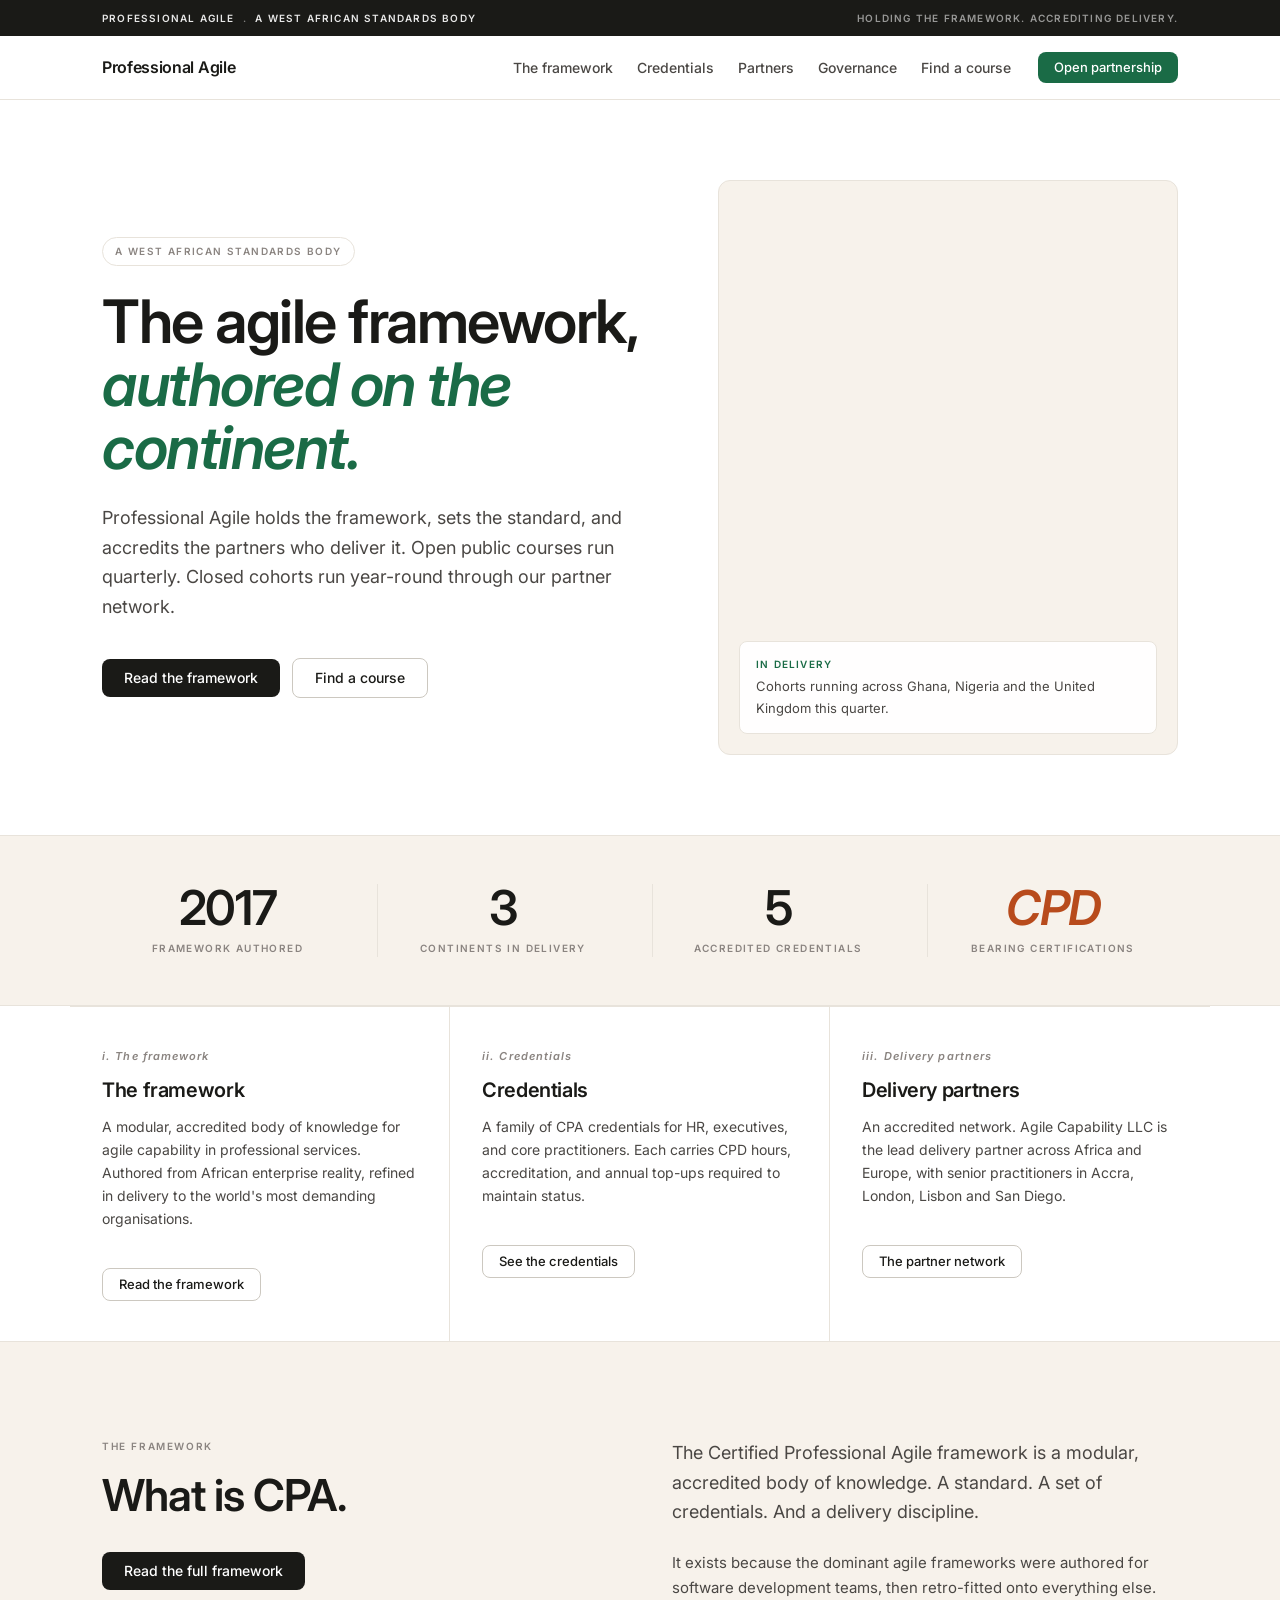
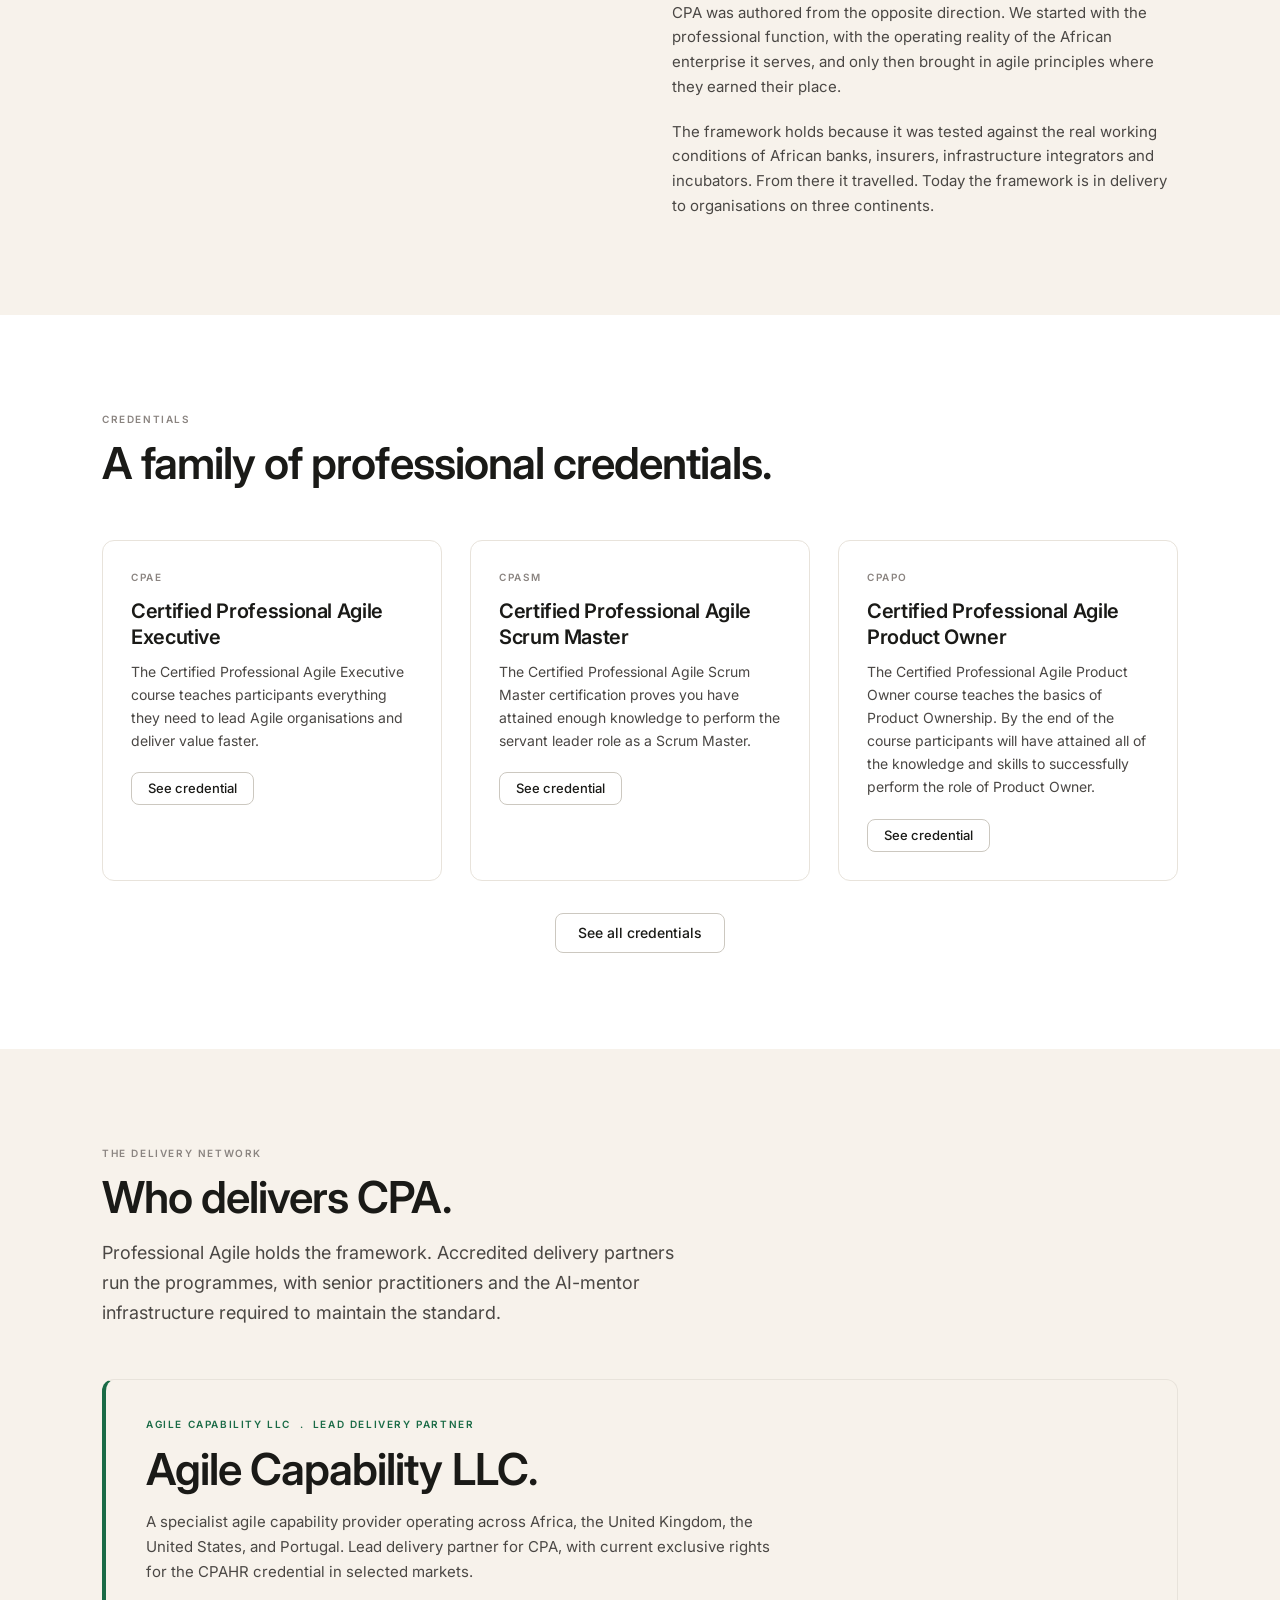
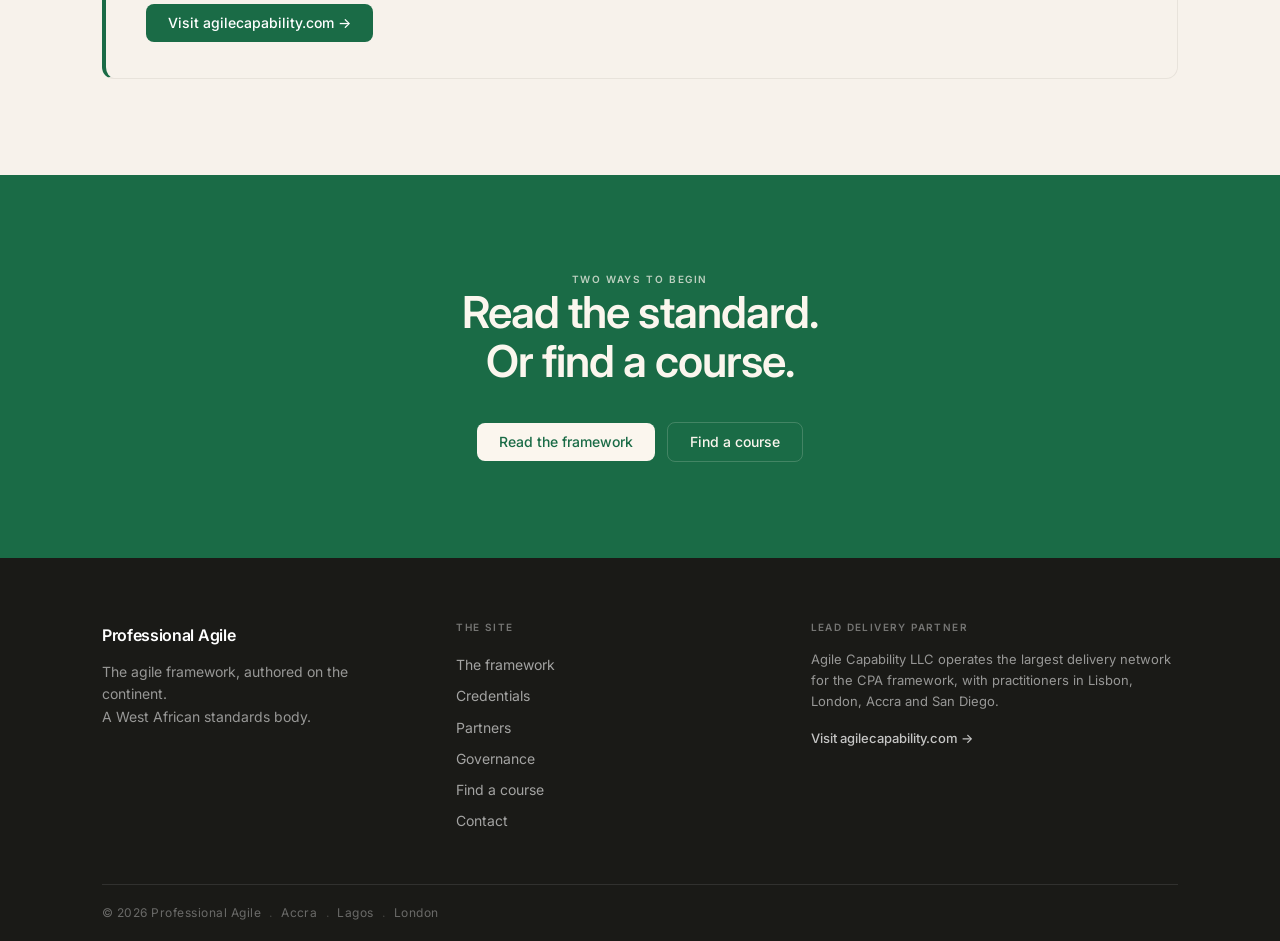
<file: index.html>
<!DOCTYPE html>
<html lang="en">
<head>
  <meta charset="UTF-8">
  <meta name="viewport" content="width=device-width, initial-scale=1.0">
  <meta name="description" content="Professional Agile holds the CPA framework, sets the standard, and accredits the partners who deliver it. A West African standards body.">
  <title>Professional Agile - The agile framework, authored on the continent.</title>
  <link rel="stylesheet" href="assets/css/site.css">
</head>
<body>

<!-- TOP BAR -->
<div id="top-bar">
  <div class="container">
    <span class="topbar-left">Professional Agile <span class="dot">.</span> A West African Standards Body</span>
    <span class="topbar-right">Holding the framework. Accrediting delivery.</span>
  </div>
</div>

<!-- HEADER -->
<header id="site-header">
  <div class="header-inner">
    <a href="/" class="site-wordmark">Professional Agile</a>
    <button class="nav-toggle" aria-expanded="false" aria-controls="primary-nav" aria-label="Open menu">
      <span></span><span></span><span></span>
    </button>
    <nav id="primary-nav" role="navigation" aria-label="Main">
      <ul>
        <li><a href="framework.html">The framework</a></li>
        <li><a href="credentials.html">Credentials</a></li>
        <li><a href="partners.html">Partners</a></li>
        <li><a href="governance.html">Governance</a></li>
        <li><a href="find-a-course.html">Find a course</a></li>
      </ul>
      <div class="nav-cta">
        <a href="contact.html#partnership" class="btn btn-emerald btn-sm">Open partnership</a>
      </div>
    </nav>
  </div>
</header>

<!-- HERO -->
<section class="section" style="padding-top:80px;padding-bottom:80px">
  <div class="container">
    <div class="split">
      <div>
        <div class="pill mb-24">A West African Standards Body</div>
        <h1 class="h1 mb-24">The agile framework,<br><em>authored on the continent.</em></h1>
        <p class="lead">Professional Agile holds the framework, sets the standard, and accredits the partners who deliver it. Open public courses run quarterly. Closed cohorts run year-round through our partner network.</p>
        <div class="hero-actions">
          <a href="framework.html" class="btn btn-dark">Read the framework</a>
          <a href="find-a-course.html" class="btn btn-ghost">Find a course</a>
        </div>
      </div>
      <div>
        <div class="photo-placeholder">
          <div class="photo-caption">
            <strong>In delivery</strong>
            Cohorts running across Ghana, Nigeria and the United Kingdom this quarter.
          </div>
        </div>
      </div>
    </div>
  </div>
</section>

<!-- TRUST STRIP -->
<div class="trust-strip">
  <div class="container">
    <div class="col-4">
      <div class="trust-col">
        <div class="trust-num">2017</div>
        <div class="trust-label">Framework authored</div>
      </div>
      <div class="trust-col">
        <div class="trust-num">3</div>
        <div class="trust-label">Continents in delivery</div>
      </div>
      <div class="trust-col">
        <div class="trust-num">5</div>
        <div class="trust-label">Accredited credentials</div>
      </div>
      <div class="trust-col">
        <div class="trust-num rust-italic">CPD</div>
        <div class="trust-label">Bearing certifications</div>
      </div>
    </div>
  </div>
</div>

<!-- THREE-PANEL OVERVIEW -->
<section class="section" style="padding-top:0;padding-bottom:0;border-bottom:1px solid var(--border)">
  <div class="container" style="padding:0">
    <div class="overview-grid" style="border-top:1px solid var(--border)">
      <div class="overview-panel">
        <div class="overview-num">i. The framework</div>
        <h3 class="h3 mb-12">The framework</h3>
        <p style="font-size:14px;color:var(--text-2)">A modular, accredited body of knowledge for agile capability in professional services. Authored from African enterprise reality, refined in delivery to the world's most demanding organisations.</p>
        <a href="framework.html" class="btn btn-ghost btn-sm mt-24">Read the framework</a>
      </div>
      <div class="overview-panel">
        <div class="overview-num">ii. Credentials</div>
        <h3 class="h3 mb-12">Credentials</h3>
        <p style="font-size:14px;color:var(--text-2)">A family of CPA credentials for HR, executives, and core practitioners. Each carries CPD hours, accreditation, and annual top-ups required to maintain status.</p>
        <a href="credentials.html" class="btn btn-ghost btn-sm mt-24">See the credentials</a>
      </div>
      <div class="overview-panel">
        <div class="overview-num">iii. Delivery partners</div>
        <h3 class="h3 mb-12">Delivery partners</h3>
        <p style="font-size:14px;color:var(--text-2)">An accredited network. Agile Capability LLC is the lead delivery partner across Africa and Europe, with senior practitioners in Accra, London, Lisbon and San Diego.</p>
        <a href="partners.html" class="btn btn-ghost btn-sm mt-24">The partner network</a>
      </div>
    </div>
  </div>
</section>

<!-- WHAT IS CPA -->
<section class="section warm">
  <div class="container">
    <div class="split-even" style="align-items:start">
      <div>
        <div class="eyebrow mb-16">The framework</div>
        <h2 class="h2 mb-32">What is CPA.</h2>
        <a href="framework.html" class="btn btn-dark">Read the full framework</a>
      </div>
      <div>
        <p class="lead mb-24">The Certified Professional Agile framework is a modular, accredited body of knowledge. A standard. A set of credentials. And a delivery discipline.</p>
        <p style="color:var(--text-2);margin-bottom:20px">It exists because the dominant agile frameworks were authored for software development teams, then retro-fitted onto everything else. CPA was authored from the opposite direction. We started with the professional function, with the operating reality of the African enterprise it serves, and only then brought in agile principles where they earned their place.</p>
        <p style="color:var(--text-2)">The framework holds because it was tested against the real working conditions of African banks, insurers, infrastructure integrators and incubators. From there it travelled. Today the framework is in delivery to organisations on three continents.</p>
      </div>
    </div>
  </div>
</section>

<!-- CREDENTIALS PREVIEW -->
<section class="section">
  <div class="container">
    <div class="section-header">
      <div class="eyebrow">Credentials</div>
      <h2 class="h2">A family of professional credentials.</h2>
    </div>
    <div class="col-3">
      <div class="card">
        <div class="eyebrow mb-12">CPAE</div>
        <h3 class="h3 mb-12">Certified Professional Agile Executive</h3>
        <p style="margin-bottom:20px">The Certified Professional Agile Executive course teaches participants everything they need to lead Agile organisations and deliver value faster.</p>
        <a href="credentials.html#cpae" class="btn btn-ghost btn-sm">See credential</a>
      </div>
      <div class="card">
        <div class="eyebrow mb-12">CPASM</div>
        <h3 class="h3 mb-12">Certified Professional Agile Scrum Master</h3>
        <p style="margin-bottom:20px">The Certified Professional Agile Scrum Master certification proves you have attained enough knowledge to perform the servant leader role as a Scrum Master.</p>
        <a href="credentials.html#cpasm" class="btn btn-ghost btn-sm">See credential</a>
      </div>
      <div class="card">
        <div class="eyebrow mb-12">CPAPO</div>
        <h3 class="h3 mb-12">Certified Professional Agile Product Owner</h3>
        <p style="margin-bottom:20px">The Certified Professional Agile Product Owner course teaches the basics of Product Ownership. By the end of the course participants will have attained all of the knowledge and skills to successfully perform the role of Product Owner.</p>
        <a href="credentials.html" class="btn btn-ghost btn-sm">See credential</a>
      </div>
    </div>
    <div class="mt-32 text-center">
      <a href="credentials.html" class="btn btn-ghost">See all credentials</a>
    </div>
  </div>
</section>

<!-- PARTNERS PREVIEW -->
<section class="section warm">
  <div class="container">
    <div class="section-header">
      <div class="eyebrow">The delivery network</div>
      <h2 class="h2 mb-16">Who delivers CPA.</h2>
      <p class="lead" style="max-width:600px">Professional Agile holds the framework. Accredited delivery partners run the programmes, with senior practitioners and the AI-mentor infrastructure required to maintain the standard.</p>
    </div>
    <div class="partner-card warm-bg">
      <div class="eyebrow mb-12" style="color:var(--emerald)">Agile Capability LLC <span class="dot" style="opacity:1">.</span> Lead delivery partner</div>
      <h2 class="h2 mb-16">Agile Capability LLC.</h2>
      <p style="color:var(--text-2);max-width:640px;margin-bottom:20px">A specialist agile capability provider operating across Africa, the United Kingdom, the United States, and Portugal. Lead delivery partner for CPA, with current exclusive rights for the CPAHR credential in selected markets.</p>
      <a href="https://www.agilecapability.com" class="btn btn-emerald" target="_blank" rel="noopener">Visit agilecapability.com &rarr;</a>
    </div>
  </div>
</section>

<!-- CLOSING CTA -->
<section class="section emerald text-center">
  <div class="container">
    <div class="e-eyebrow mb-20">Two ways to begin</div>
    <h2 class="h2 mb-32" style="color:var(--e-text)">Read the standard.<br>Or find a course.</h2>
    <div class="hero-actions" style="justify-content:center">
      <a href="framework.html" class="btn btn-cream">Read the framework</a>
      <a href="find-a-course.html" class="btn btn-ghost-cream">Find a course</a>
    </div>
  </div>
</section>

<!-- FOOTER -->
<footer id="site-footer">
  <div class="container">
    <div class="footer-inner">
      <div class="footer-brand">
        <span class="site-wordmark">Professional Agile</span>
        <p>The agile framework, authored on the continent.<br>A West African standards body.</p>
      </div>
      <div class="footer-col">
        <h4>The site</h4>
        <a href="framework.html">The framework</a>
        <a href="credentials.html">Credentials</a>
        <a href="partners.html">Partners</a>
        <a href="governance.html">Governance</a>
        <a href="find-a-course.html">Find a course</a>
        <a href="contact.html">Contact</a>
      </div>
      <div class="footer-col footer-col-partner">
        <h4>Lead delivery partner</h4>
        <p>Agile Capability LLC operates the largest delivery network for the CPA framework, with practitioners in Lisbon, London, Accra and San Diego.</p>
        <a href="https://www.agilecapability.com" target="_blank" rel="noopener">Visit agilecapability.com &rarr;</a>
      </div>
    </div>
    <div class="footer-bottom">
      &copy; 2026 Professional Agile <span class="dot">.</span> Accra <span class="dot">.</span> Lagos <span class="dot">.</span> London
    </div>
  </div>
</footer>

<script src="assets/js/site.js"></script>
</body>
</html>
</file>
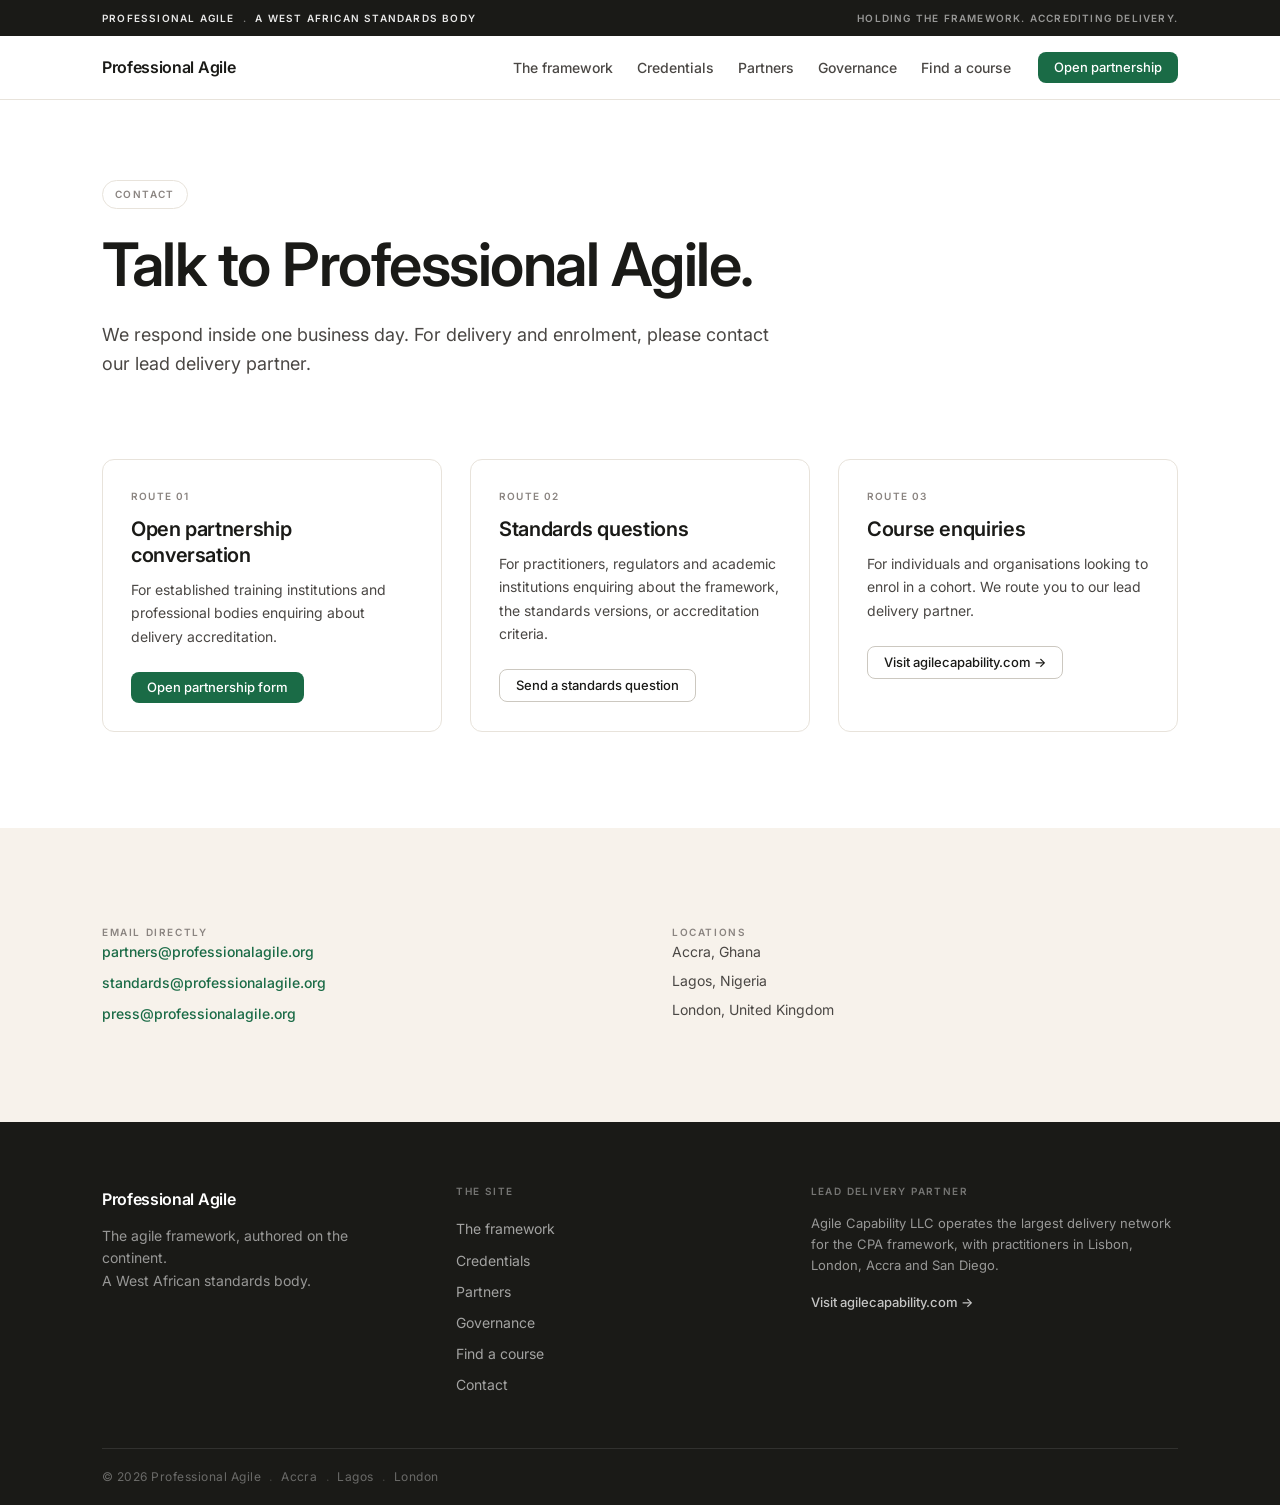
<file: contact.html>
<!DOCTYPE html>
<html lang="en">
<head>
  <meta charset="UTF-8">
  <meta name="viewport" content="width=device-width, initial-scale=1.0">
  <meta name="description" content="Talk to Professional Agile. We respond inside one business day. Partnership enquiries, standards questions, and course enquiries.">
  <title>Contact - Professional Agile</title>
  <link rel="stylesheet" href="assets/css/site.css">
</head>
<body>

<!-- TOP BAR -->
<div id="top-bar">
  <div class="container">
    <span class="topbar-left">Professional Agile <span class="dot">.</span> A West African Standards Body</span>
    <span class="topbar-right">Holding the framework. Accrediting delivery.</span>
  </div>
</div>

<!-- HEADER -->
<header id="site-header">
  <div class="header-inner">
    <a href="/" class="site-wordmark">Professional Agile</a>
    <button class="nav-toggle" aria-expanded="false" aria-controls="primary-nav" aria-label="Open menu">
      <span></span><span></span><span></span>
    </button>
    <nav id="primary-nav" role="navigation" aria-label="Main">
      <ul>
        <li><a href="framework.html">The framework</a></li>
        <li><a href="credentials.html">Credentials</a></li>
        <li><a href="partners.html">Partners</a></li>
        <li><a href="governance.html">Governance</a></li>
        <li><a href="find-a-course.html">Find a course</a></li>
      </ul>
      <div class="nav-cta">
        <a href="contact.html#partnership" class="btn btn-emerald btn-sm">Open partnership</a>
      </div>
    </nav>
  </div>
</header>

<!-- PAGE HEADER -->
<section class="section" style="padding-top:80px;padding-bottom:80px">
  <div class="container">
    <div class="pill mb-24">Contact</div>
    <h1 class="h1 mb-24">Talk to Professional Agile.</h1>
    <p class="lead" style="max-width:680px">We respond inside one business day. For delivery and enrolment, please contact our lead delivery partner.</p>
  </div>
</section>

<!-- THREE ROUTES -->
<section class="section" style="padding-top:0;padding-bottom:96px" id="partnership">
  <div class="container">
    <div class="col-3">

      <div class="card">
        <div class="route-num mb-12">Route 01</div>
        <h3 class="h3 mb-12">Open partnership conversation</h3>
        <p style="margin-bottom:24px">For established training institutions and professional bodies enquiring about delivery accreditation.</p>
        <a href="mailto:partners@professionalagile.org" class="btn btn-emerald btn-sm">Open partnership form</a>
      </div>

      <div class="card">
        <div class="route-num mb-12">Route 02</div>
        <h3 class="h3 mb-12">Standards questions</h3>
        <p style="margin-bottom:24px">For practitioners, regulators and academic institutions enquiring about the framework, the standards versions, or accreditation criteria.</p>
        <a href="mailto:standards@professionalagile.org" class="btn btn-ghost btn-sm">Send a standards question</a>
      </div>

      <div class="card">
        <div class="route-num mb-12">Route 03</div>
        <h3 class="h3 mb-12">Course enquiries</h3>
        <p style="margin-bottom:24px">For individuals and organisations looking to enrol in a cohort. We route you to our lead delivery partner.</p>
        <a href="https://www.agilecapability.com" class="btn btn-ghost btn-sm" target="_blank" rel="noopener">Visit agilecapability.com &rarr;</a>
      </div>

    </div>
  </div>
</section>

<!-- DIRECT -->
<section class="section warm">
  <div class="container">
    <div class="split-even" style="align-items:start">

      <div>
        <div class="eyebrow mb-20">Email directly</div>
        <ul class="email-list">
          <li><a href="mailto:partners@professionalagile.org">partners@professionalagile.org</a></li>
          <li><a href="mailto:standards@professionalagile.org">standards@professionalagile.org</a></li>
          <li><a href="mailto:press@professionalagile.org">press@professionalagile.org</a></li>
        </ul>
      </div>

      <div>
        <div class="eyebrow mb-20">Locations</div>
        <ul class="location-list">
          <li>Accra, Ghana</li>
          <li>Lagos, Nigeria</li>
          <li>London, United Kingdom</li>
        </ul>
      </div>

    </div>
  </div>
</section>

<!-- FOOTER -->
<footer id="site-footer">
  <div class="container">
    <div class="footer-inner">
      <div class="footer-brand">
        <span class="site-wordmark">Professional Agile</span>
        <p>The agile framework, authored on the continent.<br>A West African standards body.</p>
      </div>
      <div class="footer-col">
        <h4>The site</h4>
        <a href="framework.html">The framework</a>
        <a href="credentials.html">Credentials</a>
        <a href="partners.html">Partners</a>
        <a href="governance.html">Governance</a>
        <a href="find-a-course.html">Find a course</a>
        <a href="contact.html">Contact</a>
      </div>
      <div class="footer-col footer-col-partner">
        <h4>Lead delivery partner</h4>
        <p>Agile Capability LLC operates the largest delivery network for the CPA framework, with practitioners in Lisbon, London, Accra and San Diego.</p>
        <a href="https://www.agilecapability.com" target="_blank" rel="noopener">Visit agilecapability.com &rarr;</a>
      </div>
    </div>
    <div class="footer-bottom">
      &copy; 2026 Professional Agile <span class="dot">.</span> Accra <span class="dot">.</span> Lagos <span class="dot">.</span> London
    </div>
  </div>
</footer>

<script src="assets/js/site.js"></script>
</body>
</html>
</file>
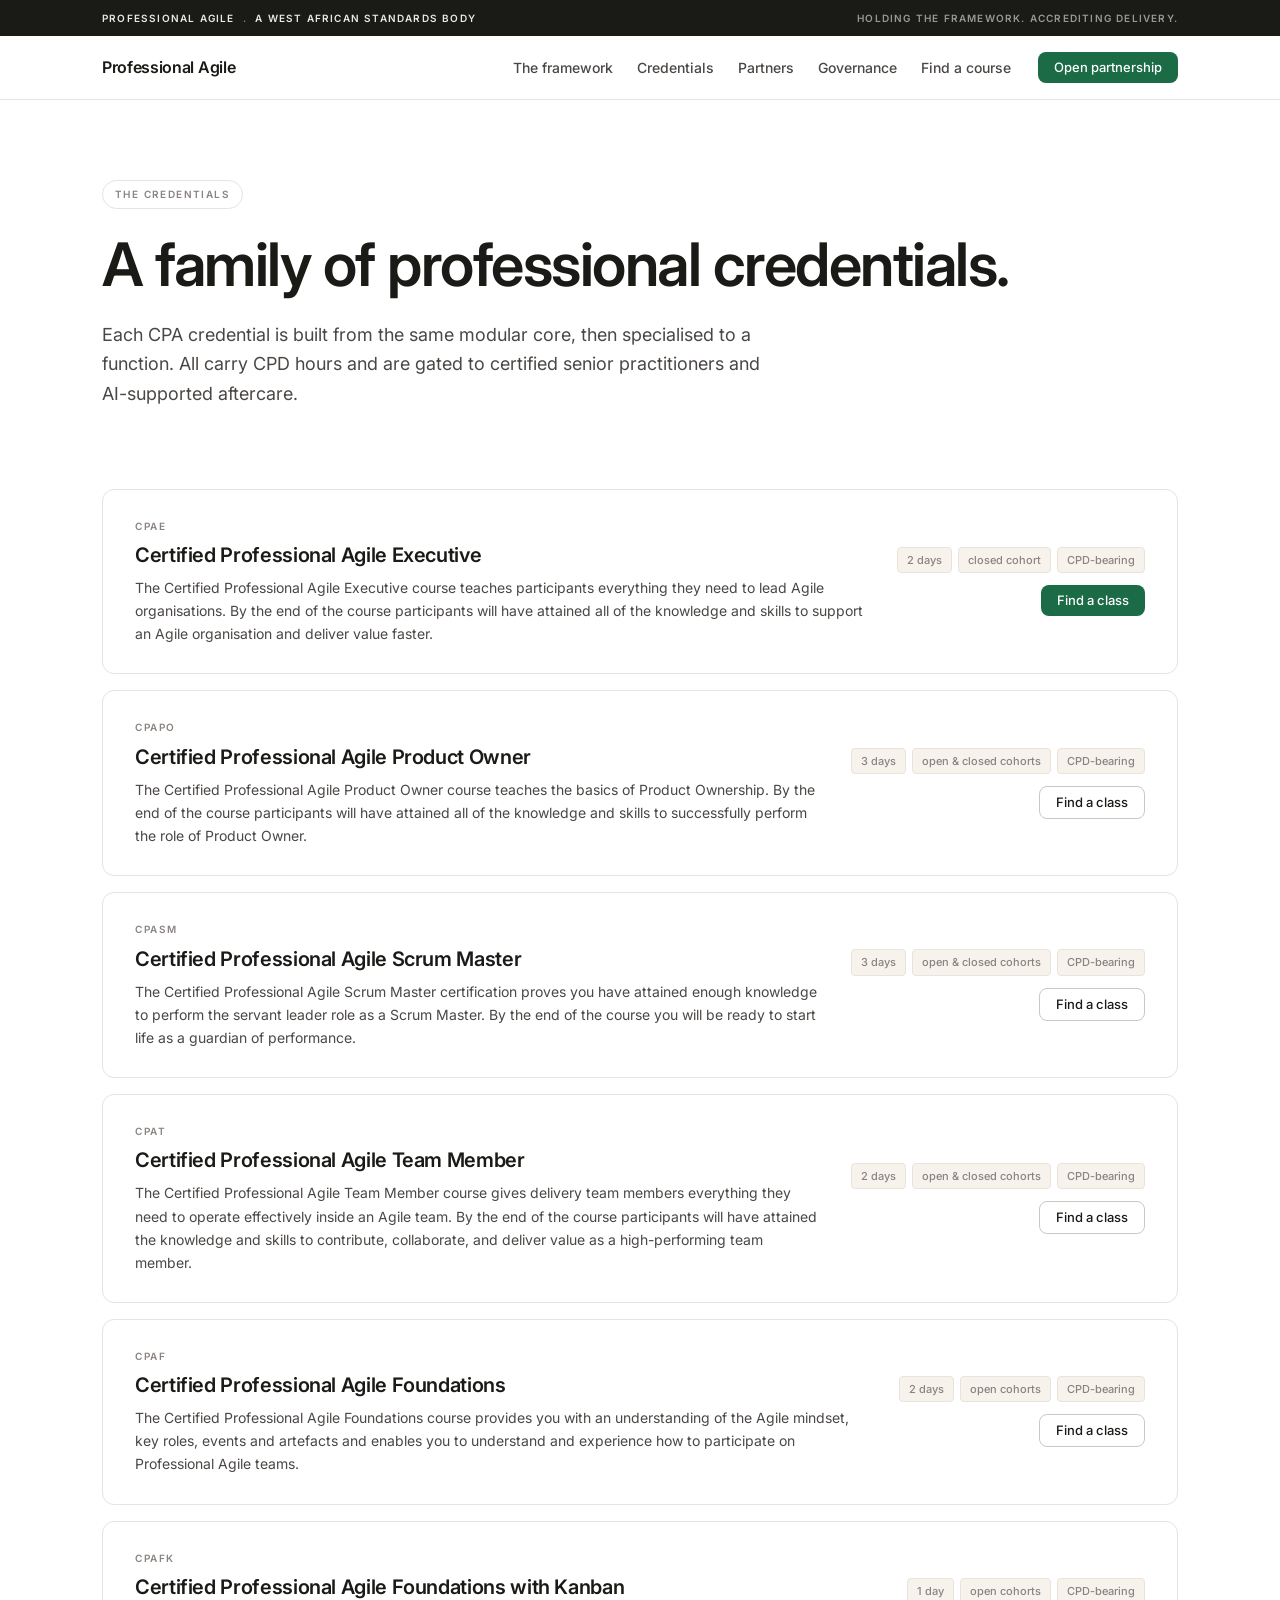
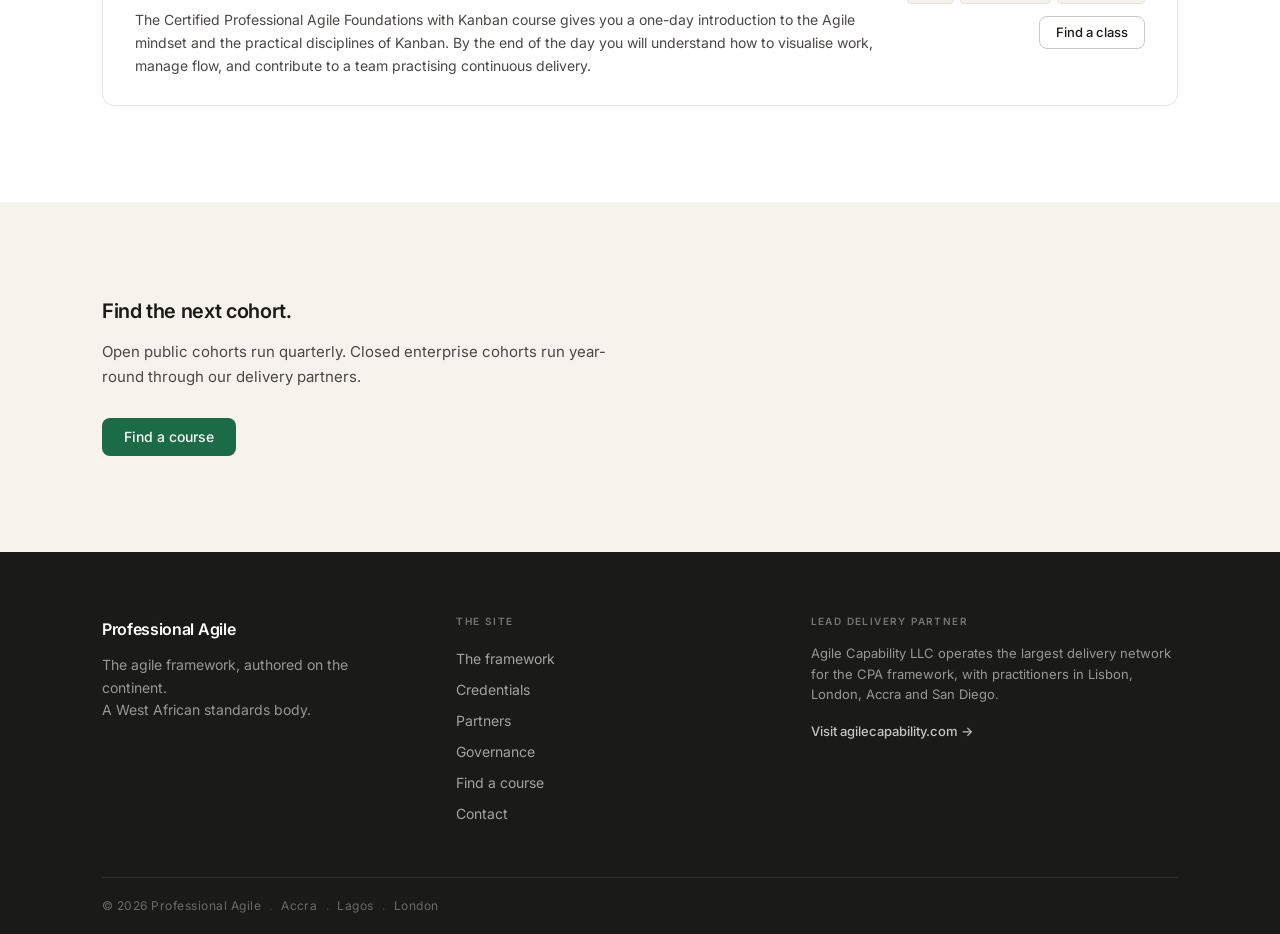
<file: credentials.html>
<!DOCTYPE html>
<html lang="en">
<head>
  <meta charset="UTF-8">
  <meta name="viewport" content="width=device-width, initial-scale=1.0">
  <meta name="description" content="A family of CPA credentials for HR, executives, and core practitioners. Each carries CPD hours, accreditation, and annual top-ups.">
  <title>Credentials - Professional Agile</title>
  <link rel="stylesheet" href="assets/css/site.css">
</head>
<body>

<!-- TOP BAR -->
<div id="top-bar">
  <div class="container">
    <span class="topbar-left">Professional Agile <span class="dot">.</span> A West African Standards Body</span>
    <span class="topbar-right">Holding the framework. Accrediting delivery.</span>
  </div>
</div>

<!-- HEADER -->
<header id="site-header">
  <div class="header-inner">
    <a href="/" class="site-wordmark">Professional Agile</a>
    <button class="nav-toggle" aria-expanded="false" aria-controls="primary-nav" aria-label="Open menu">
      <span></span><span></span><span></span>
    </button>
    <nav id="primary-nav" role="navigation" aria-label="Main">
      <ul>
        <li><a href="framework.html">The framework</a></li>
        <li><a href="credentials.html">Credentials</a></li>
        <li><a href="partners.html">Partners</a></li>
        <li><a href="governance.html">Governance</a></li>
        <li><a href="find-a-course.html">Find a course</a></li>
      </ul>
      <div class="nav-cta">
        <a href="contact.html#partnership" class="btn btn-emerald btn-sm">Open partnership</a>
      </div>
    </nav>
  </div>
</header>

<!-- PAGE HEADER -->
<section class="section" style="padding-top:80px;padding-bottom:80px">
  <div class="container">
    <div class="pill mb-24">The Credentials</div>
    <h1 class="h1 mb-24">A family of professional credentials.</h1>
    <p class="lead" style="max-width:680px">Each CPA credential is built from the same modular core, then specialised to a function. All carry CPD hours and are gated to certified senior practitioners and AI-supported aftercare.</p>
  </div>
</section>

<!-- CREDENTIAL CARDS -->
<section class="section" style="padding-top:0;padding-bottom:96px">
  <div class="container">
    <div style="display:flex;flex-direction:column;gap:16px">

      <div class="cred-card" id="cpae">
        <div class="cred-card-body">
          <div class="eyebrow mb-8">CPAE</div>
          <h3 class="h3">Certified Professional Agile Executive</h3>
          <p>The Certified Professional Agile Executive course teaches participants everything they need to lead Agile organisations. By the end of the course participants will have attained all of the knowledge and skills to support an Agile organisation and deliver value faster.</p>
        </div>
        <div class="cred-meta">
          <div class="cred-meta-pills">
            <span class="meta-tag">2 days</span>
            <span class="meta-tag">closed cohort</span>
            <span class="meta-tag">CPD-bearing</span>
          </div>
          <a href="find-a-course.html" class="btn btn-emerald btn-sm">Find a class</a>
        </div>
      </div>

      <div class="cred-card" id="cpapo">
        <div class="cred-card-body">
          <div class="eyebrow mb-8">CPAPO</div>
          <h3 class="h3">Certified Professional Agile Product Owner</h3>
          <p>The Certified Professional Agile Product Owner course teaches the basics of Product Ownership. By the end of the course participants will have attained all of the knowledge and skills to successfully perform the role of Product Owner.</p>
        </div>
        <div class="cred-meta">
          <div class="cred-meta-pills">
            <span class="meta-tag">3 days</span>
            <span class="meta-tag">open &amp; closed cohorts</span>
            <span class="meta-tag">CPD-bearing</span>
          </div>
          <a href="find-a-course.html" class="btn btn-ghost btn-sm">Find a class</a>
        </div>
      </div>

      <div class="cred-card" id="cpasm">
        <div class="cred-card-body">
          <div class="eyebrow mb-8">CPASM</div>
          <h3 class="h3">Certified Professional Agile Scrum Master</h3>
          <p>The Certified Professional Agile Scrum Master certification proves you have attained enough knowledge to perform the servant leader role as a Scrum Master. By the end of the course you will be ready to start life as a guardian of performance.</p>
        </div>
        <div class="cred-meta">
          <div class="cred-meta-pills">
            <span class="meta-tag">3 days</span>
            <span class="meta-tag">open &amp; closed cohorts</span>
            <span class="meta-tag">CPD-bearing</span>
          </div>
          <a href="find-a-course.html" class="btn btn-ghost btn-sm">Find a class</a>
        </div>
      </div>

      <div class="cred-card" id="cpat">
        <div class="cred-card-body">
          <div class="eyebrow mb-8">CPAT</div>
          <h3 class="h3">Certified Professional Agile Team Member</h3>
          <p>The Certified Professional Agile Team Member course gives delivery team members everything they need to operate effectively inside an Agile team. By the end of the course participants will have attained the knowledge and skills to contribute, collaborate, and deliver value as a high-performing team member.</p>
        </div>
        <div class="cred-meta">
          <div class="cred-meta-pills">
            <span class="meta-tag">2 days</span>
            <span class="meta-tag">open &amp; closed cohorts</span>
            <span class="meta-tag">CPD-bearing</span>
          </div>
          <a href="find-a-course.html" class="btn btn-ghost btn-sm">Find a class</a>
        </div>
      </div>

      <div class="cred-card" id="cpaf">
        <div class="cred-card-body">
          <div class="eyebrow mb-8">CPAF</div>
          <h3 class="h3">Certified Professional Agile Foundations</h3>
          <p>The Certified Professional Agile Foundations course provides you with an understanding of the Agile mindset, key roles, events and artefacts and enables you to understand and experience how to participate on Professional Agile teams.</p>
        </div>
        <div class="cred-meta">
          <div class="cred-meta-pills">
            <span class="meta-tag">2 days</span>
            <span class="meta-tag">open cohorts</span>
            <span class="meta-tag">CPD-bearing</span>
          </div>
          <a href="find-a-course.html" class="btn btn-ghost btn-sm">Find a class</a>
        </div>
      </div>

      <div class="cred-card" id="cpafk">
        <div class="cred-card-body">
          <div class="eyebrow mb-8">CPAFK</div>
          <h3 class="h3">Certified Professional Agile Foundations with Kanban</h3>
          <p>The Certified Professional Agile Foundations with Kanban course gives you a one-day introduction to the Agile mindset and the practical disciplines of Kanban. By the end of the day you will understand how to visualise work, manage flow, and contribute to a team practising continuous delivery.</p>
        </div>
        <div class="cred-meta">
          <div class="cred-meta-pills">
            <span class="meta-tag">1 day</span>
            <span class="meta-tag">open cohorts</span>
            <span class="meta-tag">CPD-bearing</span>
          </div>
          <a href="find-a-course.html" class="btn btn-ghost btn-sm">Find a class</a>
        </div>
      </div>

    </div>
  </div>
</section>

<!-- CLOSING CTA -->
<section class="section warm">
  <div class="container">
    <h3 class="h3 mb-16">Find the next cohort.</h3>
    <p style="color:var(--text-2);max-width:520px;margin-bottom:28px">Open public cohorts run quarterly. Closed enterprise cohorts run year-round through our delivery partners.</p>
    <a href="find-a-course.html" class="btn btn-emerald">Find a course</a>
  </div>
</section>

<!-- FOOTER -->
<footer id="site-footer">
  <div class="container">
    <div class="footer-inner">
      <div class="footer-brand">
        <span class="site-wordmark">Professional Agile</span>
        <p>The agile framework, authored on the continent.<br>A West African standards body.</p>
      </div>
      <div class="footer-col">
        <h4>The site</h4>
        <a href="framework.html">The framework</a>
        <a href="credentials.html">Credentials</a>
        <a href="partners.html">Partners</a>
        <a href="governance.html">Governance</a>
        <a href="find-a-course.html">Find a course</a>
        <a href="contact.html">Contact</a>
      </div>
      <div class="footer-col footer-col-partner">
        <h4>Lead delivery partner</h4>
        <p>Agile Capability LLC operates the largest delivery network for the CPA framework, with practitioners in Lisbon, London, Accra and San Diego.</p>
        <a href="https://www.agilecapability.com" target="_blank" rel="noopener">Visit agilecapability.com &rarr;</a>
      </div>
    </div>
    <div class="footer-bottom">
      &copy; 2026 Professional Agile <span class="dot">.</span> Accra <span class="dot">.</span> Lagos <span class="dot">.</span> London
    </div>
  </div>
</footer>

<script src="assets/js/site.js"></script>
</body>
</html>
</file>
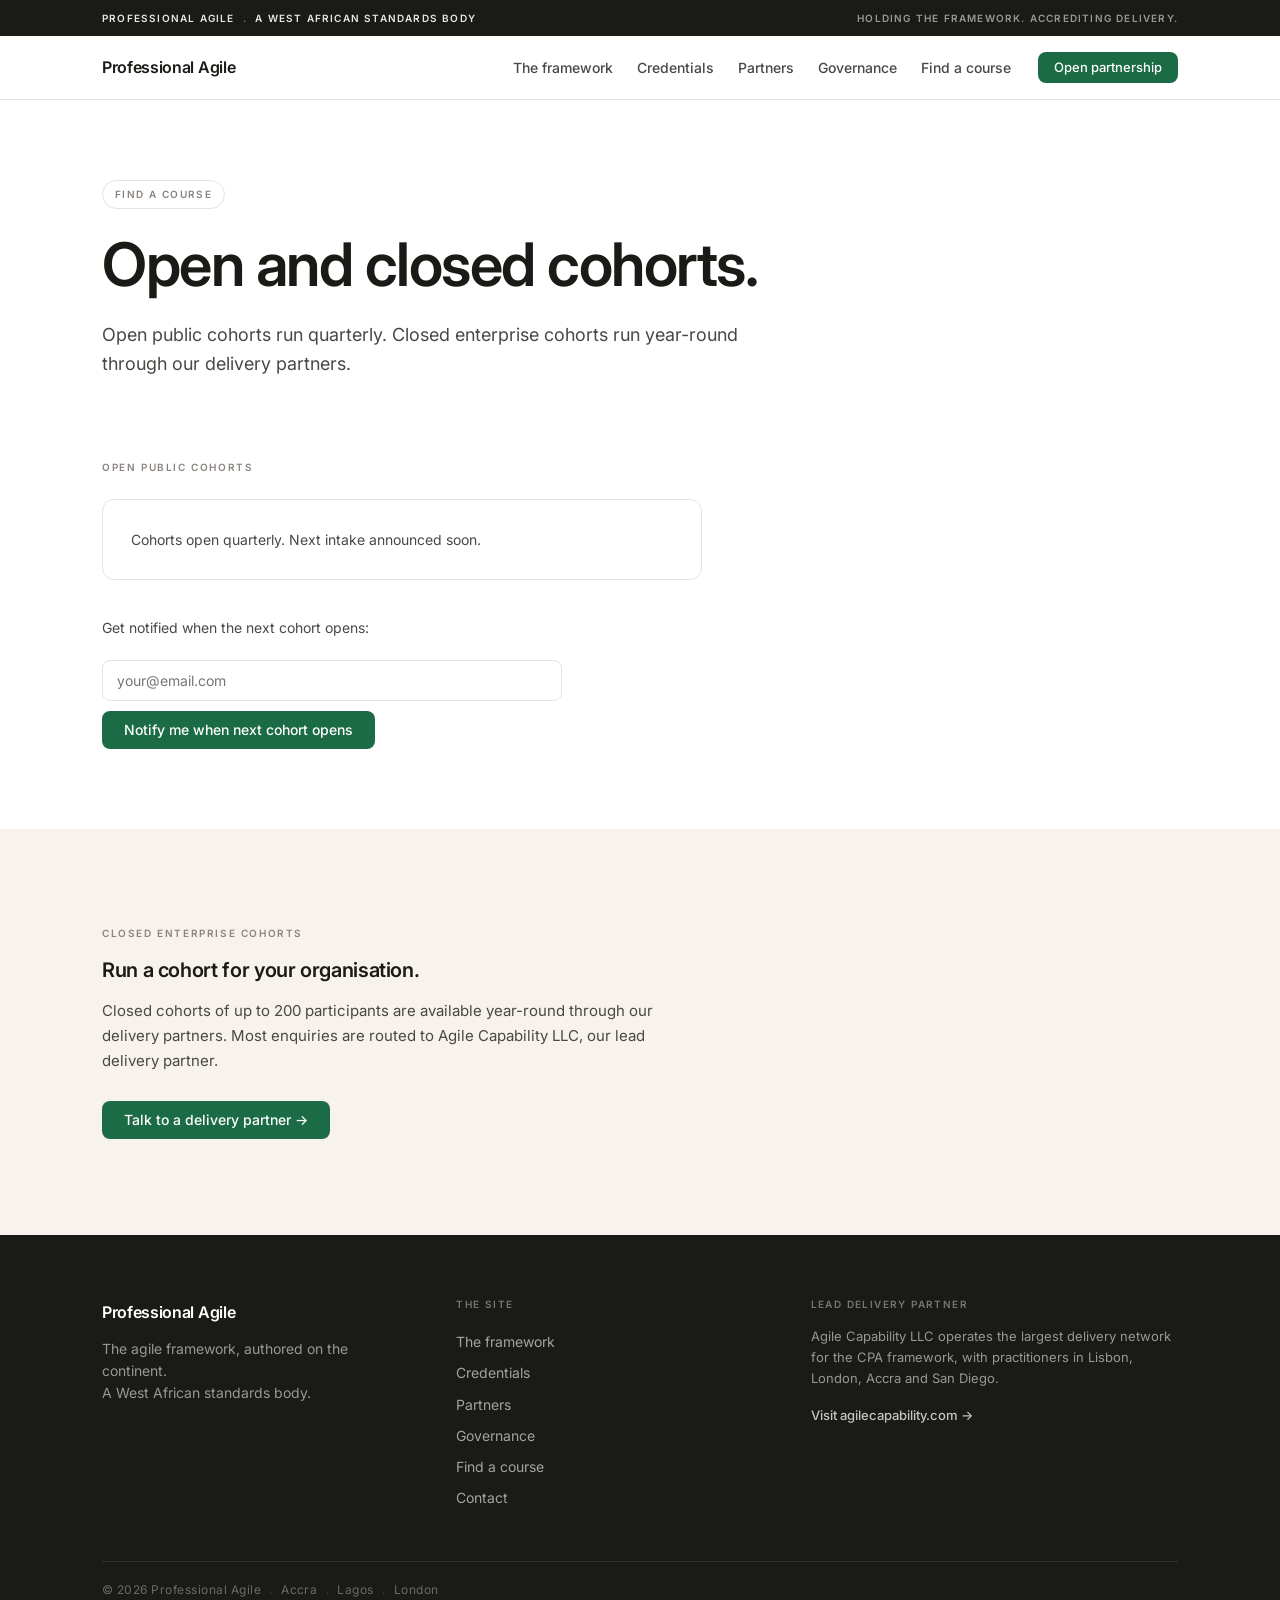
<file: find-a-course.html>
<!DOCTYPE html>
<html lang="en">
<head>
  <meta charset="UTF-8">
  <meta name="viewport" content="width=device-width, initial-scale=1.0">
  <meta name="description" content="Open public CPA cohorts run quarterly. Closed enterprise cohorts run year-round through Professional Agile delivery partners.">
  <title>Find a Course - Professional Agile</title>
  <link rel="stylesheet" href="assets/css/site.css">
</head>
<body>

<!-- TOP BAR -->
<div id="top-bar">
  <div class="container">
    <span class="topbar-left">Professional Agile <span class="dot">.</span> A West African Standards Body</span>
    <span class="topbar-right">Holding the framework. Accrediting delivery.</span>
  </div>
</div>

<!-- HEADER -->
<header id="site-header">
  <div class="header-inner">
    <a href="/" class="site-wordmark">Professional Agile</a>
    <button class="nav-toggle" aria-expanded="false" aria-controls="primary-nav" aria-label="Open menu">
      <span></span><span></span><span></span>
    </button>
    <nav id="primary-nav" role="navigation" aria-label="Main">
      <ul>
        <li><a href="framework.html">The framework</a></li>
        <li><a href="credentials.html">Credentials</a></li>
        <li><a href="partners.html">Partners</a></li>
        <li><a href="governance.html">Governance</a></li>
        <li><a href="find-a-course.html">Find a course</a></li>
      </ul>
      <div class="nav-cta">
        <a href="contact.html#partnership" class="btn btn-emerald btn-sm">Open partnership</a>
      </div>
    </nav>
  </div>
</header>

<!-- PAGE HEADER -->
<section class="section" style="padding-top:80px;padding-bottom:80px">
  <div class="container">
    <div class="pill mb-24">Find a Course</div>
    <h1 class="h1 mb-24">Open and closed cohorts.</h1>
    <p class="lead" style="max-width:680px">Open public cohorts run quarterly. Closed enterprise cohorts run year-round through our delivery partners.</p>
  </div>
</section>

<!-- OPEN COHORTS -->
<section class="section" style="padding-top:0;padding-bottom:80px">
  <div class="container">
    <div class="eyebrow mb-24">Open public cohorts</div>
    <div class="card" style="max-width:600px;margin-bottom:36px">
      <p style="margin-bottom:0;color:var(--text-2)">Cohorts open quarterly. Next intake announced soon.</p>
    </div>
    <p style="color:var(--text-2);margin-bottom:20px;font-size:14px">Get notified when the next cohort opens:</p>
    <form class="notify-form" action="https://formspree.io/f/professionalagile" method="POST">
      <input type="email" name="email" placeholder="your@email.com" required aria-label="Email address">
      <button type="submit" class="btn btn-emerald">Notify me when next cohort opens</button>
    </form>
  </div>
</section>

<!-- CLOSED COHORTS -->
<section class="section warm">
  <div class="container">
    <div class="eyebrow mb-16">Closed enterprise cohorts</div>
    <h3 class="h3 mb-16">Run a cohort for your organisation.</h3>
    <p style="color:var(--text-2);max-width:560px;margin-bottom:28px">Closed cohorts of up to 200 participants are available year-round through our delivery partners. Most enquiries are routed to Agile Capability LLC, our lead delivery partner.</p>
    <a href="https://www.agilecapability.com" class="btn btn-emerald" target="_blank" rel="noopener">Talk to a delivery partner &rarr;</a>
  </div>
</section>

<!-- FOOTER -->
<footer id="site-footer">
  <div class="container">
    <div class="footer-inner">
      <div class="footer-brand">
        <span class="site-wordmark">Professional Agile</span>
        <p>The agile framework, authored on the continent.<br>A West African standards body.</p>
      </div>
      <div class="footer-col">
        <h4>The site</h4>
        <a href="framework.html">The framework</a>
        <a href="credentials.html">Credentials</a>
        <a href="partners.html">Partners</a>
        <a href="governance.html">Governance</a>
        <a href="find-a-course.html">Find a course</a>
        <a href="contact.html">Contact</a>
      </div>
      <div class="footer-col footer-col-partner">
        <h4>Lead delivery partner</h4>
        <p>Agile Capability LLC operates the largest delivery network for the CPA framework, with practitioners in Lisbon, London, Accra and San Diego.</p>
        <a href="https://www.agilecapability.com" target="_blank" rel="noopener">Visit agilecapability.com &rarr;</a>
      </div>
    </div>
    <div class="footer-bottom">
      &copy; 2026 Professional Agile <span class="dot">.</span> Accra <span class="dot">.</span> Lagos <span class="dot">.</span> London
    </div>
  </div>
</footer>

<script src="assets/js/site.js"></script>
</body>
</html>
</file>
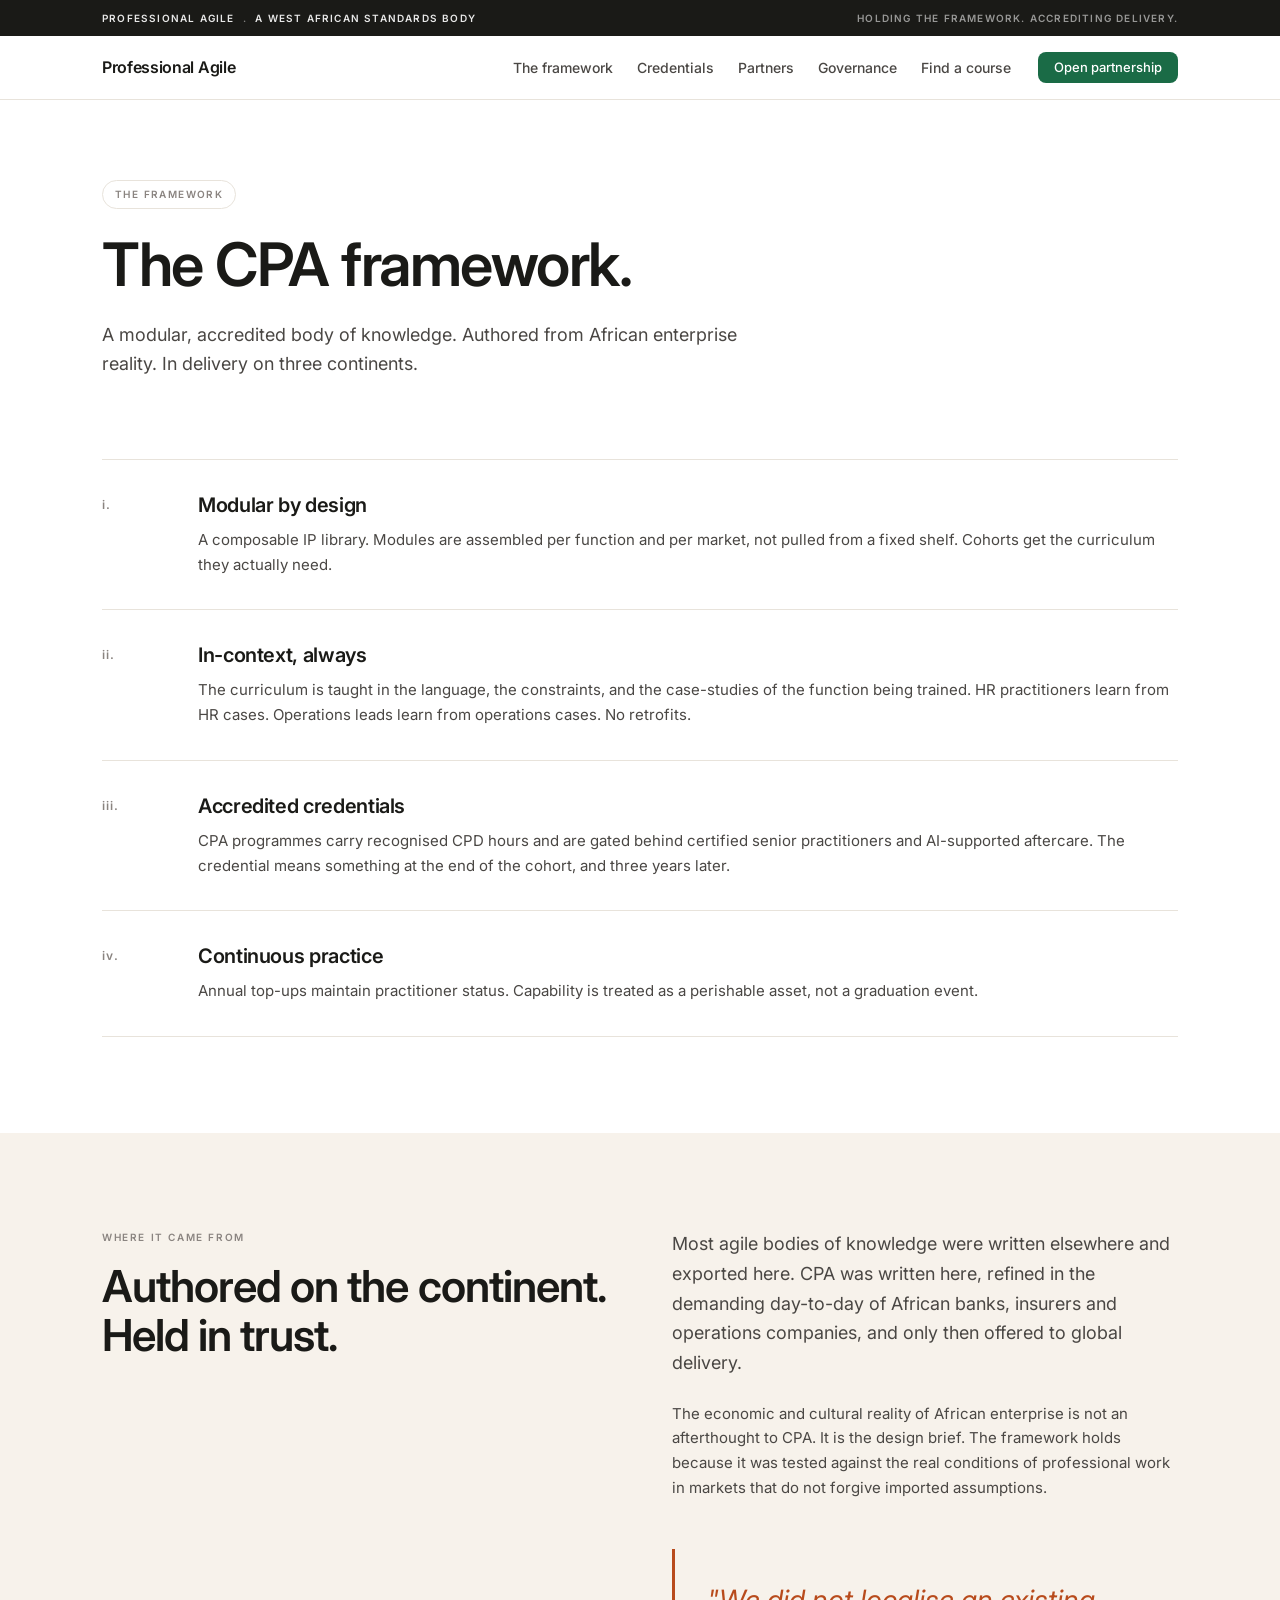
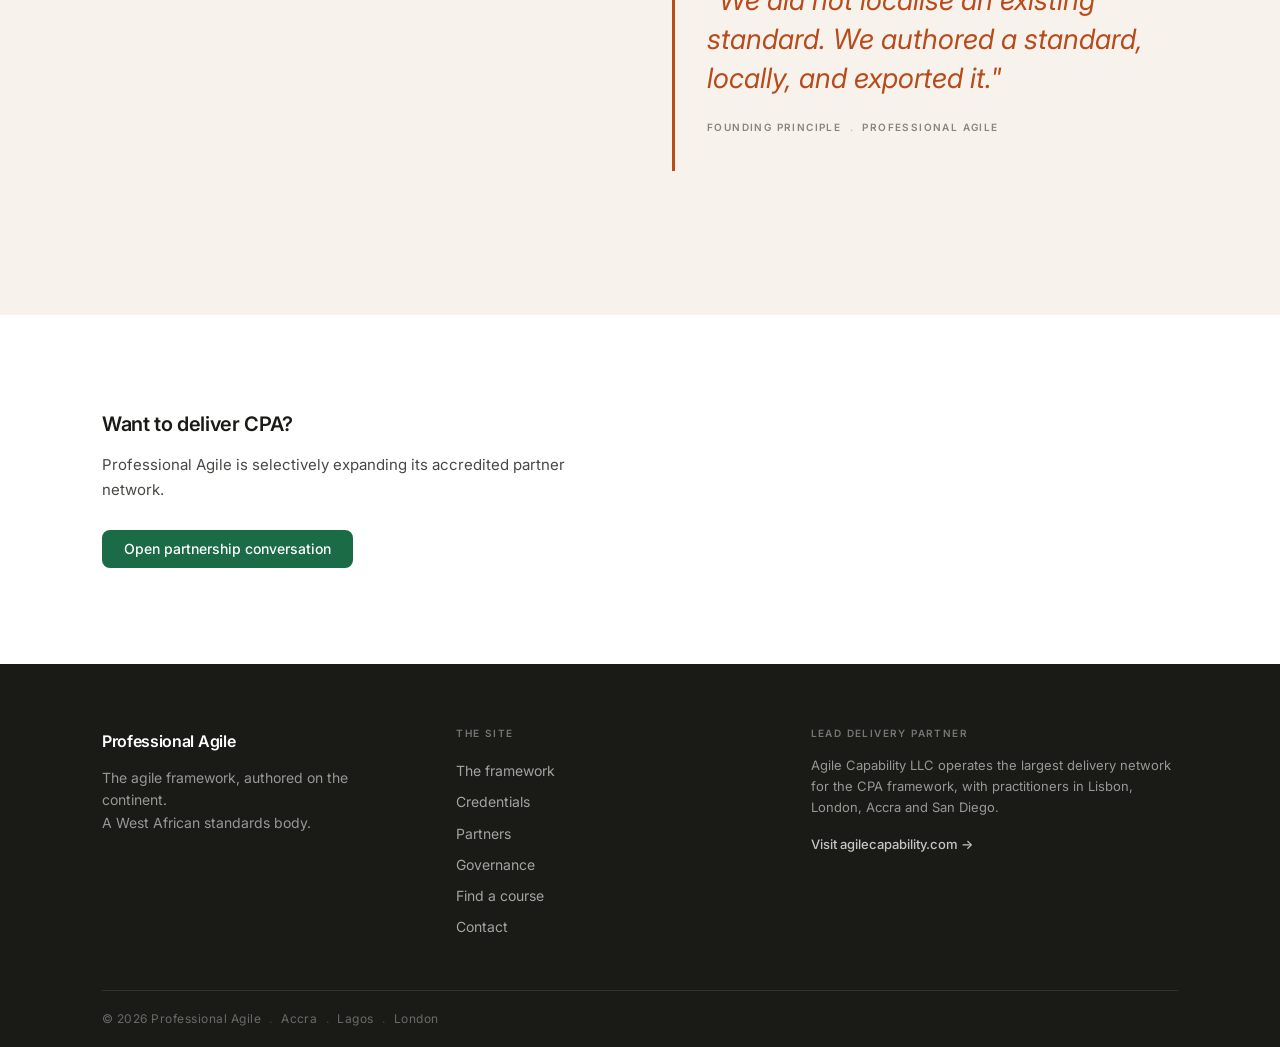
<file: framework.html>
<!DOCTYPE html>
<html lang="en">
<head>
  <meta charset="UTF-8">
  <meta name="viewport" content="width=device-width, initial-scale=1.0">
  <meta name="description" content="The CPA framework - a modular, accredited body of knowledge. Authored from African enterprise reality. In delivery on three continents.">
  <title>The Framework - Professional Agile</title>
  <link rel="stylesheet" href="assets/css/site.css">
</head>
<body>

<!-- TOP BAR -->
<div id="top-bar">
  <div class="container">
    <span class="topbar-left">Professional Agile <span class="dot">.</span> A West African Standards Body</span>
    <span class="topbar-right">Holding the framework. Accrediting delivery.</span>
  </div>
</div>

<!-- HEADER -->
<header id="site-header">
  <div class="header-inner">
    <a href="/" class="site-wordmark">Professional Agile</a>
    <button class="nav-toggle" aria-expanded="false" aria-controls="primary-nav" aria-label="Open menu">
      <span></span><span></span><span></span>
    </button>
    <nav id="primary-nav" role="navigation" aria-label="Main">
      <ul>
        <li><a href="framework.html">The framework</a></li>
        <li><a href="credentials.html">Credentials</a></li>
        <li><a href="partners.html">Partners</a></li>
        <li><a href="governance.html">Governance</a></li>
        <li><a href="find-a-course.html">Find a course</a></li>
      </ul>
      <div class="nav-cta">
        <a href="contact.html#partnership" class="btn btn-emerald btn-sm">Open partnership</a>
      </div>
    </nav>
  </div>
</header>

<!-- PAGE HEADER -->
<section class="section" style="padding-top:80px;padding-bottom:80px">
  <div class="container">
    <div class="pill mb-24">The Framework</div>
    <h1 class="h1 mb-24">The CPA framework.</h1>
    <p class="lead" style="max-width:680px">A modular, accredited body of knowledge. Authored from African enterprise reality. In delivery on three continents.</p>
  </div>
</section>

<!-- FOUR PILLARS -->
<section class="section" style="padding-top:0;padding-bottom:96px">
  <div class="container">
    <div class="pillar-list">

      <div class="pillar">
        <div class="pillar-num">i.</div>
        <div class="pillar-body">
          <h3 class="h3">Modular by design</h3>
          <p>A composable IP library. Modules are assembled per function and per market, not pulled from a fixed shelf. Cohorts get the curriculum they actually need.</p>
        </div>
      </div>

      <div class="pillar">
        <div class="pillar-num">ii.</div>
        <div class="pillar-body">
          <h3 class="h3">In-context, always</h3>
          <p>The curriculum is taught in the language, the constraints, and the case-studies of the function being trained. HR practitioners learn from HR cases. Operations leads learn from operations cases. No retrofits.</p>
        </div>
      </div>

      <div class="pillar">
        <div class="pillar-num">iii.</div>
        <div class="pillar-body">
          <h3 class="h3">Accredited credentials</h3>
          <p>CPA programmes carry recognised CPD hours and are gated behind certified senior practitioners and AI-supported aftercare. The credential means something at the end of the cohort, and three years later.</p>
        </div>
      </div>

      <div class="pillar">
        <div class="pillar-num">iv.</div>
        <div class="pillar-body">
          <h3 class="h3">Continuous practice</h3>
          <p>Annual top-ups maintain practitioner status. Capability is treated as a perishable asset, not a graduation event.</p>
        </div>
      </div>

    </div>
  </div>
</section>

<!-- GENESIS -->
<section class="section warm">
  <div class="container">
    <div class="split-even" style="align-items:start">
      <div>
        <div class="eyebrow mb-16">Where it came from</div>
        <h2 class="h2 mb-24">Authored on the continent. Held in trust.</h2>
      </div>
      <div>
        <p class="lead mb-24">Most agile bodies of knowledge were written elsewhere and exported here. CPA was written here, refined in the demanding day-to-day of African banks, insurers and operations companies, and only then offered to global delivery.</p>
        <p style="color:var(--text-2)">The economic and cultural reality of African enterprise is not an afterthought to CPA. It is the design brief. The framework holds because it was tested against the real conditions of professional work in markets that do not forgive imported assumptions.</p>

        <div class="pull-quote">
          <blockquote>"We did not localise an existing standard. We authored a standard, locally, and exported it."</blockquote>
          <cite>Founding Principle <span class="dot">.</span> Professional Agile</cite>
        </div>
      </div>
    </div>
  </div>
</section>

<!-- CLOSING CTA -->
<section class="section">
  <div class="container">
    <h3 class="h3 mb-16">Want to deliver CPA?</h3>
    <p style="color:var(--text-2);max-width:520px;margin-bottom:28px">Professional Agile is selectively expanding its accredited partner network.</p>
    <a href="contact.html#partnership" class="btn btn-emerald">Open partnership conversation</a>
  </div>
</section>

<!-- FOOTER -->
<footer id="site-footer">
  <div class="container">
    <div class="footer-inner">
      <div class="footer-brand">
        <span class="site-wordmark">Professional Agile</span>
        <p>The agile framework, authored on the continent.<br>A West African standards body.</p>
      </div>
      <div class="footer-col">
        <h4>The site</h4>
        <a href="framework.html">The framework</a>
        <a href="credentials.html">Credentials</a>
        <a href="partners.html">Partners</a>
        <a href="governance.html">Governance</a>
        <a href="find-a-course.html">Find a course</a>
        <a href="contact.html">Contact</a>
      </div>
      <div class="footer-col footer-col-partner">
        <h4>Lead delivery partner</h4>
        <p>Agile Capability LLC operates the largest delivery network for the CPA framework, with practitioners in Lisbon, London, Accra and San Diego.</p>
        <a href="https://www.agilecapability.com" target="_blank" rel="noopener">Visit agilecapability.com &rarr;</a>
      </div>
    </div>
    <div class="footer-bottom">
      &copy; 2026 Professional Agile <span class="dot">.</span> Accra <span class="dot">.</span> Lagos <span class="dot">.</span> London
    </div>
  </div>
</footer>

<script src="assets/js/site.js"></script>
</body>
</html>
</file>
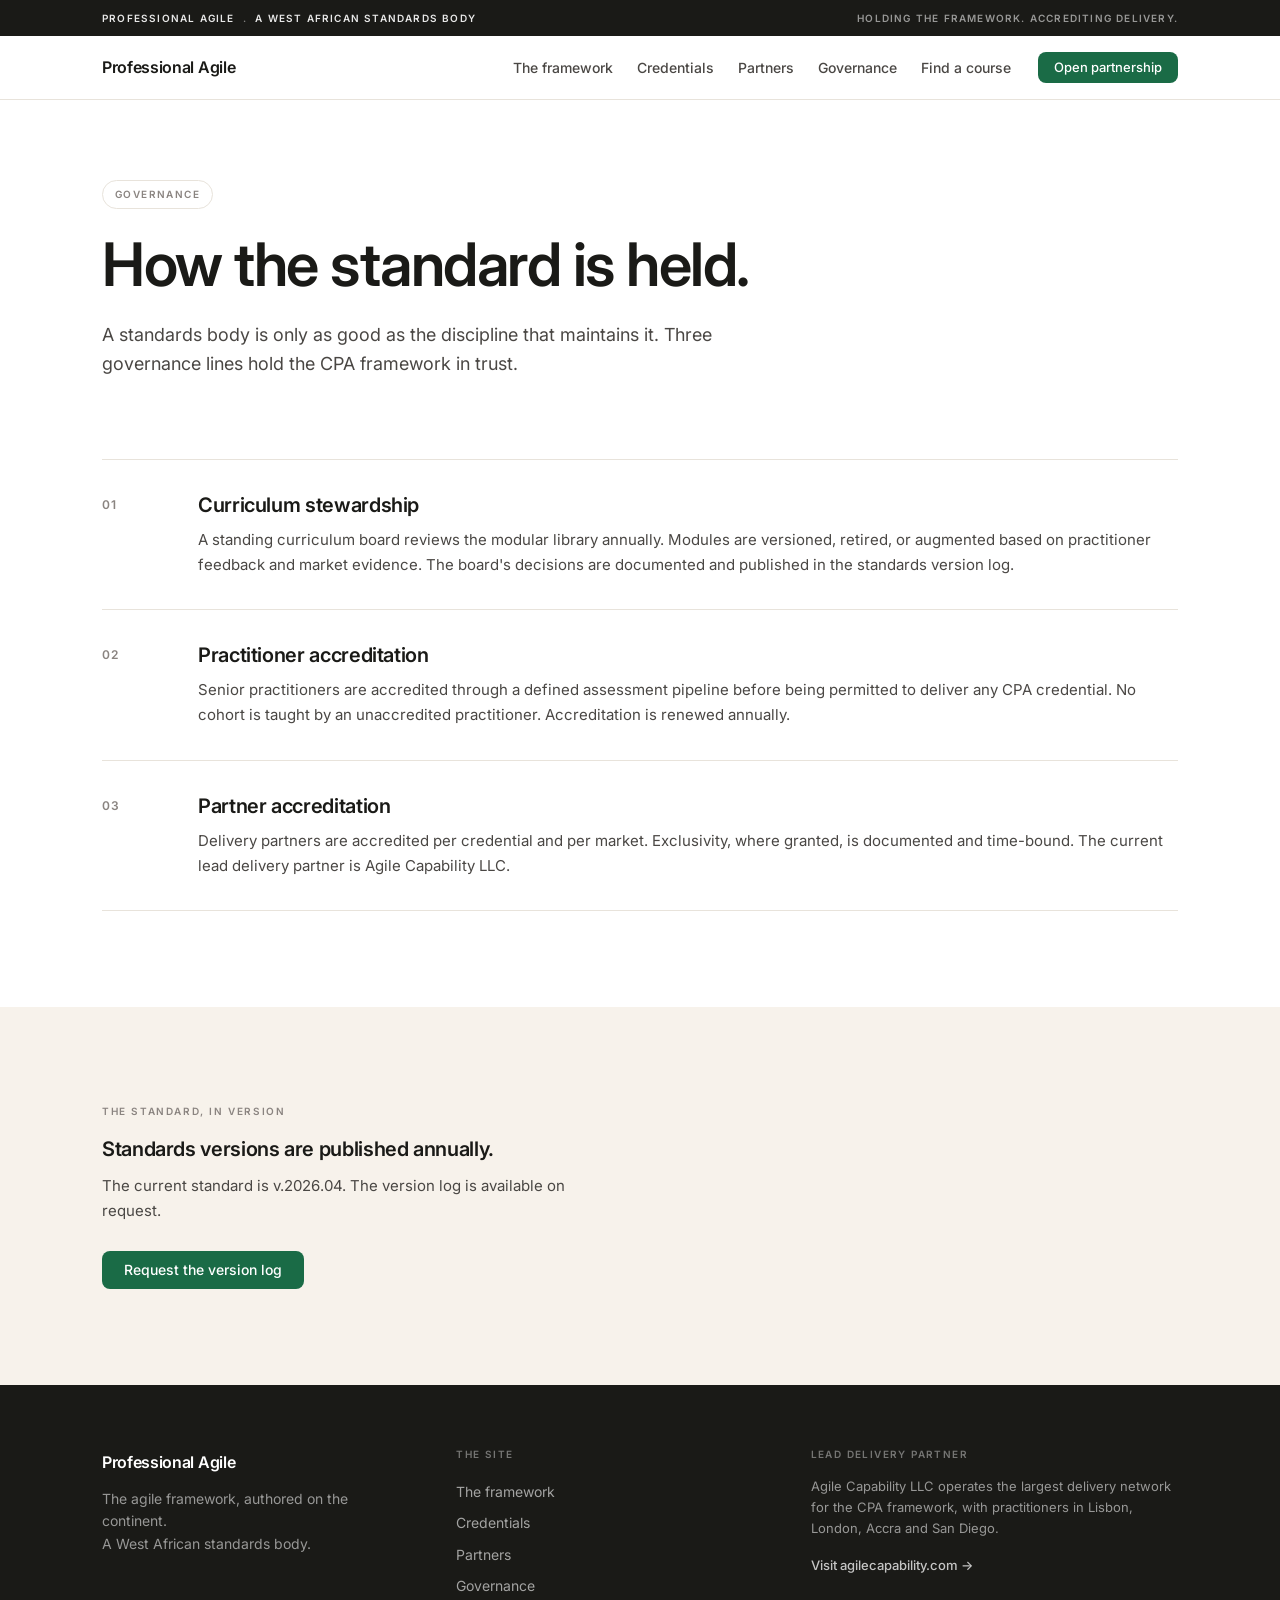
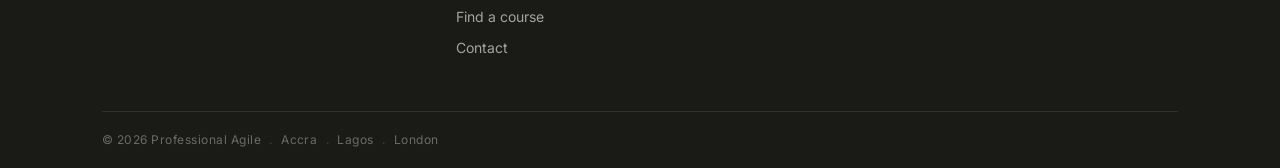
<file: governance.html>
<!DOCTYPE html>
<html lang="en">
<head>
  <meta charset="UTF-8">
  <meta name="viewport" content="width=device-width, initial-scale=1.0">
  <meta name="description" content="How Professional Agile holds the CPA standard - three governance lines for curriculum stewardship, practitioner accreditation, and partner accreditation.">
  <title>Governance - Professional Agile</title>
  <link rel="stylesheet" href="assets/css/site.css">
</head>
<body>

<!-- TOP BAR -->
<div id="top-bar">
  <div class="container">
    <span class="topbar-left">Professional Agile <span class="dot">.</span> A West African Standards Body</span>
    <span class="topbar-right">Holding the framework. Accrediting delivery.</span>
  </div>
</div>

<!-- HEADER -->
<header id="site-header">
  <div class="header-inner">
    <a href="/" class="site-wordmark">Professional Agile</a>
    <button class="nav-toggle" aria-expanded="false" aria-controls="primary-nav" aria-label="Open menu">
      <span></span><span></span><span></span>
    </button>
    <nav id="primary-nav" role="navigation" aria-label="Main">
      <ul>
        <li><a href="framework.html">The framework</a></li>
        <li><a href="credentials.html">Credentials</a></li>
        <li><a href="partners.html">Partners</a></li>
        <li><a href="governance.html">Governance</a></li>
        <li><a href="find-a-course.html">Find a course</a></li>
      </ul>
      <div class="nav-cta">
        <a href="contact.html#partnership" class="btn btn-emerald btn-sm">Open partnership</a>
      </div>
    </nav>
  </div>
</header>

<!-- PAGE HEADER -->
<section class="section" style="padding-top:80px;padding-bottom:80px">
  <div class="container">
    <div class="pill mb-24">Governance</div>
    <h1 class="h1 mb-24">How the standard is held.</h1>
    <p class="lead" style="max-width:680px">A standards body is only as good as the discipline that maintains it. Three governance lines hold the CPA framework in trust.</p>
  </div>
</section>

<!-- THREE GOVERNANCE PILLARS -->
<section class="section" style="padding-top:0;padding-bottom:96px">
  <div class="container">
    <div class="pillar-list">

      <div class="pillar">
        <div class="pillar-num">01</div>
        <div class="pillar-body">
          <h3 class="h3">Curriculum stewardship</h3>
          <p>A standing curriculum board reviews the modular library annually. Modules are versioned, retired, or augmented based on practitioner feedback and market evidence. The board's decisions are documented and published in the standards version log.</p>
        </div>
      </div>

      <div class="pillar">
        <div class="pillar-num">02</div>
        <div class="pillar-body">
          <h3 class="h3">Practitioner accreditation</h3>
          <p>Senior practitioners are accredited through a defined assessment pipeline before being permitted to deliver any CPA credential. No cohort is taught by an unaccredited practitioner. Accreditation is renewed annually.</p>
        </div>
      </div>

      <div class="pillar">
        <div class="pillar-num">03</div>
        <div class="pillar-body">
          <h3 class="h3">Partner accreditation</h3>
          <p>Delivery partners are accredited per credential and per market. Exclusivity, where granted, is documented and time-bound. The current lead delivery partner is Agile Capability LLC.</p>
        </div>
      </div>

    </div>
  </div>
</section>

<!-- CLOSING -->
<section class="section warm">
  <div class="container">
    <div class="eyebrow mb-16">The standard, in version</div>
    <h3 class="h3 mb-12">Standards versions are published annually.</h3>
    <p style="color:var(--text-2);max-width:520px;margin-bottom:28px">The current standard is v.2026.04. The version log is available on request.</p>
    <a href="contact.html" class="btn btn-emerald">Request the version log</a>
  </div>
</section>

<!-- FOOTER -->
<footer id="site-footer">
  <div class="container">
    <div class="footer-inner">
      <div class="footer-brand">
        <span class="site-wordmark">Professional Agile</span>
        <p>The agile framework, authored on the continent.<br>A West African standards body.</p>
      </div>
      <div class="footer-col">
        <h4>The site</h4>
        <a href="framework.html">The framework</a>
        <a href="credentials.html">Credentials</a>
        <a href="partners.html">Partners</a>
        <a href="governance.html">Governance</a>
        <a href="find-a-course.html">Find a course</a>
        <a href="contact.html">Contact</a>
      </div>
      <div class="footer-col footer-col-partner">
        <h4>Lead delivery partner</h4>
        <p>Agile Capability LLC operates the largest delivery network for the CPA framework, with practitioners in Lisbon, London, Accra and San Diego.</p>
        <a href="https://www.agilecapability.com" target="_blank" rel="noopener">Visit agilecapability.com &rarr;</a>
      </div>
    </div>
    <div class="footer-bottom">
      &copy; 2026 Professional Agile <span class="dot">.</span> Accra <span class="dot">.</span> Lagos <span class="dot">.</span> London
    </div>
  </div>
</footer>

<script src="assets/js/site.js"></script>
</body>
</html>
</file>
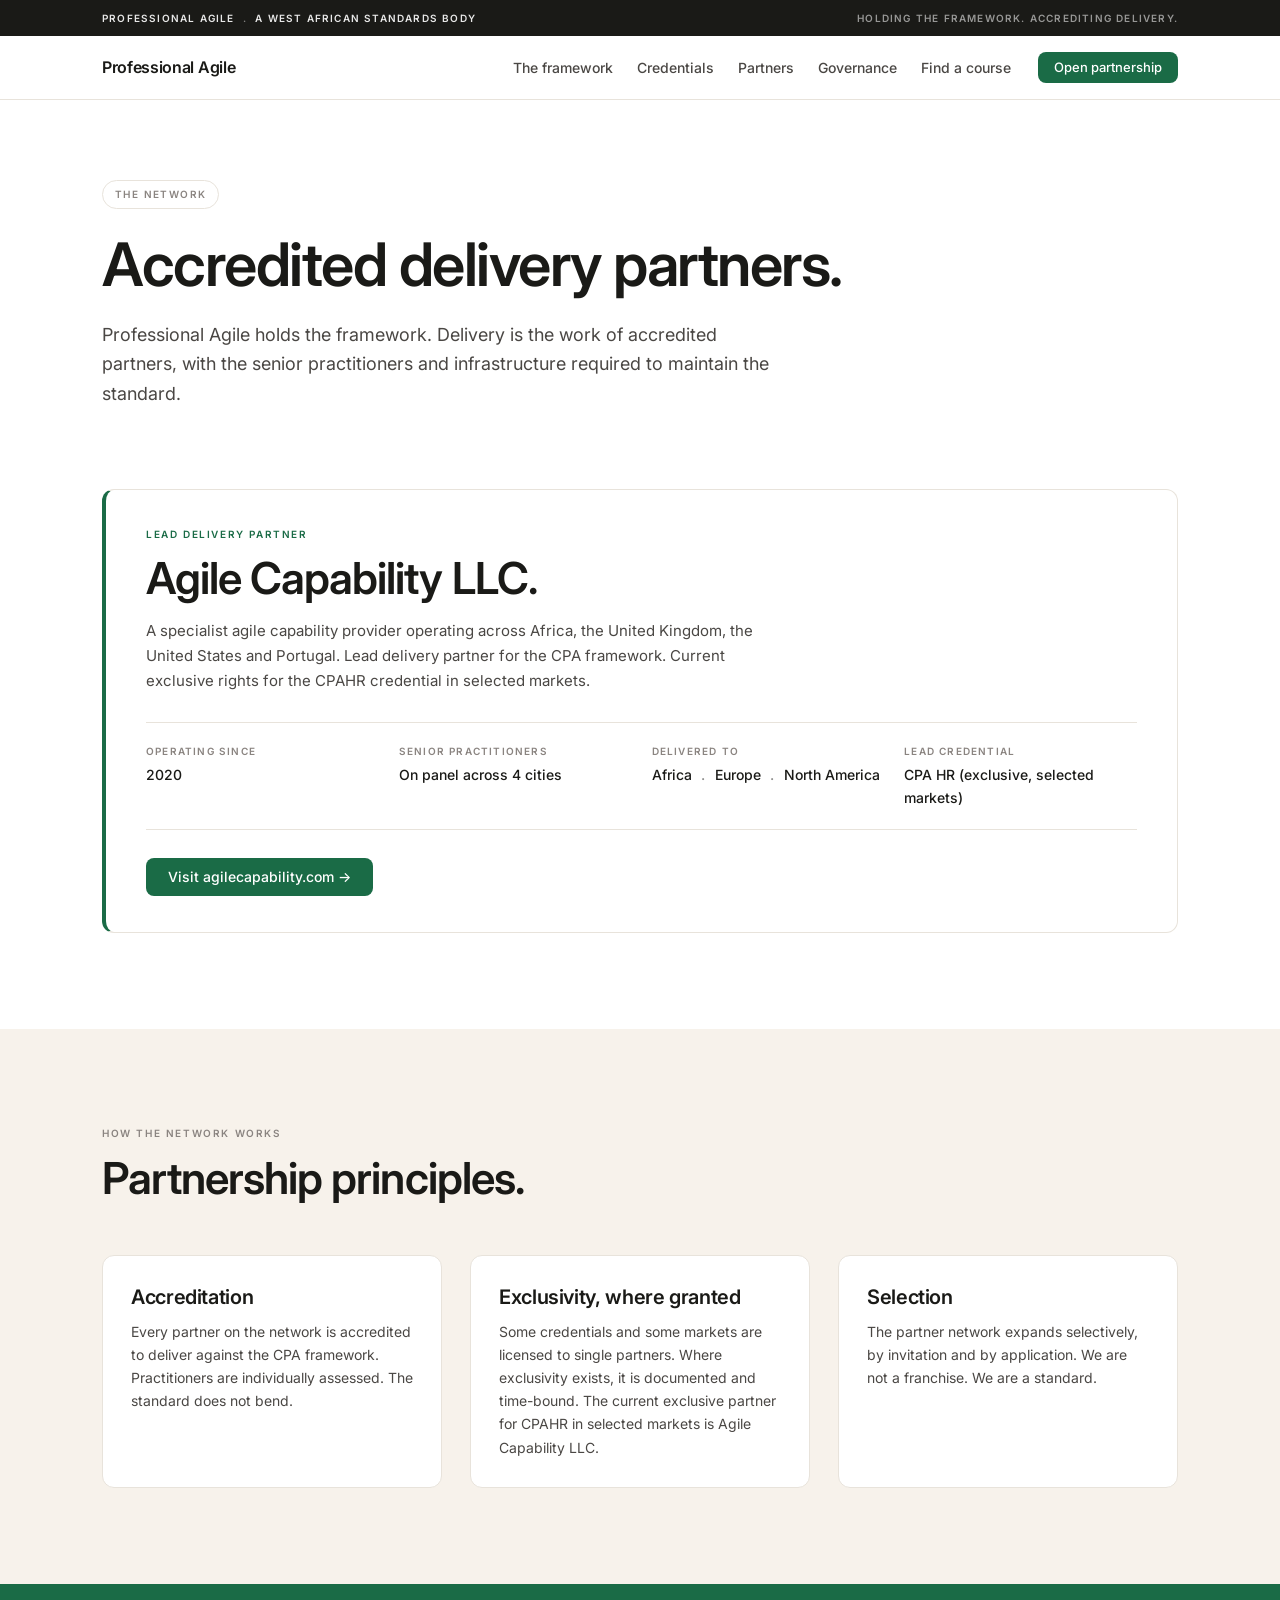
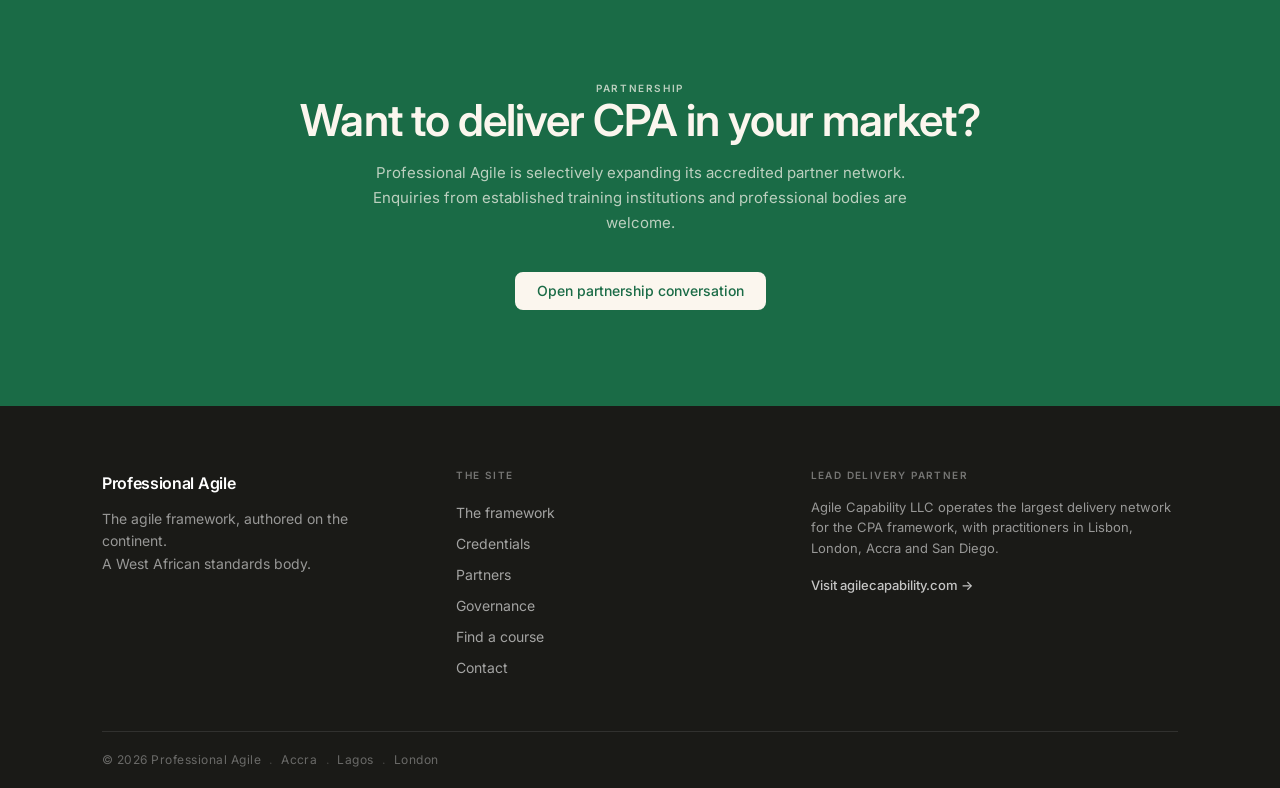
<file: partners.html>
<!DOCTYPE html>
<html lang="en">
<head>
  <meta charset="UTF-8">
  <meta name="viewport" content="width=device-width, initial-scale=1.0">
  <meta name="description" content="Professional Agile accredited delivery partners. The network of senior practitioners and infrastructure required to maintain the standard.">
  <title>Partners - Professional Agile</title>
  <link rel="stylesheet" href="assets/css/site.css">
</head>
<body>

<!-- TOP BAR -->
<div id="top-bar">
  <div class="container">
    <span class="topbar-left">Professional Agile <span class="dot">.</span> A West African Standards Body</span>
    <span class="topbar-right">Holding the framework. Accrediting delivery.</span>
  </div>
</div>

<!-- HEADER -->
<header id="site-header">
  <div class="header-inner">
    <a href="/" class="site-wordmark">Professional Agile</a>
    <button class="nav-toggle" aria-expanded="false" aria-controls="primary-nav" aria-label="Open menu">
      <span></span><span></span><span></span>
    </button>
    <nav id="primary-nav" role="navigation" aria-label="Main">
      <ul>
        <li><a href="framework.html">The framework</a></li>
        <li><a href="credentials.html">Credentials</a></li>
        <li><a href="partners.html">Partners</a></li>
        <li><a href="governance.html">Governance</a></li>
        <li><a href="find-a-course.html">Find a course</a></li>
      </ul>
      <div class="nav-cta">
        <a href="contact.html#partnership" class="btn btn-emerald btn-sm">Open partnership</a>
      </div>
    </nav>
  </div>
</header>

<!-- PAGE HEADER -->
<section class="section" style="padding-top:80px;padding-bottom:80px">
  <div class="container">
    <div class="pill mb-24">The Network</div>
    <h1 class="h1 mb-24">Accredited delivery partners.</h1>
    <p class="lead" style="max-width:680px">Professional Agile holds the framework. Delivery is the work of accredited partners, with the senior practitioners and infrastructure required to maintain the standard.</p>
  </div>
</section>

<!-- LEAD PARTNER CARD -->
<section class="section" style="padding-top:0;padding-bottom:96px">
  <div class="container">
    <div class="partner-card">
      <div class="eyebrow mb-12" style="color:var(--emerald)">Lead Delivery Partner</div>
      <h2 class="h2 mb-16">Agile Capability LLC.</h2>
      <p style="color:var(--text-2);max-width:640px;margin-bottom:0">A specialist agile capability provider operating across Africa, the United Kingdom, the United States and Portugal. Lead delivery partner for the CPA framework. Current exclusive rights for the CPAHR credential in selected markets.</p>

      <div class="partner-stats">
        <div class="partner-stat">
          <div class="stat-label">Operating since</div>
          <div class="stat-value">2020</div>
        </div>
        <div class="partner-stat">
          <div class="stat-label">Senior practitioners</div>
          <div class="stat-value">On panel across 4 cities</div>
        </div>
        <div class="partner-stat">
          <div class="stat-label">Delivered to</div>
          <div class="stat-value">Africa <span class="dot">.</span> Europe <span class="dot">.</span> North America</div>
        </div>
        <div class="partner-stat">
          <div class="stat-label">Lead credential</div>
          <div class="stat-value">CPA HR (exclusive, selected markets)</div>
        </div>
      </div>

      <a href="https://www.agilecapability.com" class="btn btn-emerald" target="_blank" rel="noopener">Visit agilecapability.com &rarr;</a>
    </div>
  </div>
</section>

<!-- PARTNERSHIP PRINCIPLES -->
<section class="section warm">
  <div class="container">
    <div class="section-header">
      <div class="eyebrow">How the network works</div>
      <h2 class="h2">Partnership principles.</h2>
    </div>
    <div class="col-3">

      <div class="card">
        <h3 class="h3 mb-12">Accreditation</h3>
        <p>Every partner on the network is accredited to deliver against the CPA framework. Practitioners are individually assessed. The standard does not bend.</p>
      </div>

      <div class="card">
        <h3 class="h3 mb-12">Exclusivity, where granted</h3>
        <p>Some credentials and some markets are licensed to single partners. Where exclusivity exists, it is documented and time-bound. The current exclusive partner for CPAHR in selected markets is Agile Capability LLC.</p>
      </div>

      <div class="card">
        <h3 class="h3 mb-12">Selection</h3>
        <p>The partner network expands selectively, by invitation and by application. We are not a franchise. We are a standard.</p>
      </div>

    </div>
  </div>
</section>

<!-- CLOSING CTA (emerald bg) -->
<section class="section emerald text-center" id="partnership">
  <div class="container">
    <div class="e-eyebrow mb-20">Partnership</div>
    <h2 class="h2 mb-16" style="color:var(--e-text)">Want to deliver CPA in your market?</h2>
    <p style="color:var(--e-text-2);max-width:560px;margin:0 auto 36px">Professional Agile is selectively expanding its accredited partner network. Enquiries from established training institutions and professional bodies are welcome.</p>
    <a href="contact.html#partnership" class="btn btn-cream">Open partnership conversation</a>
  </div>
</section>

<!-- FOOTER -->
<footer id="site-footer">
  <div class="container">
    <div class="footer-inner">
      <div class="footer-brand">
        <span class="site-wordmark">Professional Agile</span>
        <p>The agile framework, authored on the continent.<br>A West African standards body.</p>
      </div>
      <div class="footer-col">
        <h4>The site</h4>
        <a href="framework.html">The framework</a>
        <a href="credentials.html">Credentials</a>
        <a href="partners.html">Partners</a>
        <a href="governance.html">Governance</a>
        <a href="find-a-course.html">Find a course</a>
        <a href="contact.html">Contact</a>
      </div>
      <div class="footer-col footer-col-partner">
        <h4>Lead delivery partner</h4>
        <p>Agile Capability LLC operates the largest delivery network for the CPA framework, with practitioners in Lisbon, London, Accra and San Diego.</p>
        <a href="https://www.agilecapability.com" target="_blank" rel="noopener">Visit agilecapability.com &rarr;</a>
      </div>
    </div>
    <div class="footer-bottom">
      &copy; 2026 Professional Agile <span class="dot">.</span> Accra <span class="dot">.</span> Lagos <span class="dot">.</span> London
    </div>
  </div>
</footer>

<script src="assets/js/site.js"></script>
</body>
</html>
</file>
<file: assets/css/site.css>
/* Professional Agile v1 — Site stylesheet */

@import url('https://fonts.googleapis.com/css2?family=Inter:ital,wght@0,400;0,500;0,600;0,700;1,400;1,600&display=swap');

*, *::before, *::after { box-sizing: border-box; }

/* ---- DESIGN TOKENS ---- */

:root {
  /* Colours */
  --bg:             #FFFFFF;
  --bg-warm:        #F7F2EB;
  --bg-raised:      #FFFFFF;
  --border:         #E8E3DB;
  --border-strong:  #CCC8C0;

  --text:           #1A1A17;
  --text-2:         #4A4744;
  --text-3:         #8A8480;

  /* Brand */
  --emerald:        #1A6B46;
  --emerald-dark:   #145636;
  --emerald-light:  #EBF5EF;
  --emerald-fg:     #FFFFFF;

  --rust:           #B84B1C;

  /* Emerald sections */
  --e-bg:           #1A6B46;
  --e-text:         #FBF6EE;
  --e-text-2:       rgba(251,246,238,.72);
  --e-border:       rgba(251,246,238,.18);

  /* Typography */
  --font:           'Inter', -apple-system, BlinkMacSystemFont, 'Segoe UI', sans-serif;

  /* Layout */
  --max-w:          1140px;
  --section-y:      96px;
  --header-h:       64px;
  --topbar-h:       36px;

  /* Radius */
  --r-card:         12px;
  --r-btn:          8px;
  --r-pill:         100px;

  --t:              .18s ease;
}

/* ---- RESET ---- */

html { scroll-behavior: smooth; font-size: 16px; -webkit-text-size-adjust: 100%; }

body {
  margin: 0;
  font-family: var(--font);
  background: var(--bg);
  color: var(--text);
  font-size: 15px;
  line-height: 1.65;
  -webkit-font-smoothing: antialiased;
}

img { max-width: 100%; height: auto; display: block; }
a { color: inherit; text-decoration: none; }
ul, ol { margin: 0; padding: 0; list-style: none; }
p { margin: 0 0 1em; }
p:last-child { margin-bottom: 0; }
h1, h2, h3, h4, h5, h6 { margin: 0; font-weight: 600; line-height: 1.1; }

/* ---- TYPOGRAPHY ---- */

.h1 {
  font-size: clamp(38px, 5.5vw, 60px);
  font-weight: 600;
  letter-spacing: -0.025em;
  line-height: 1.05;
}

.h1 em {
  font-style: italic;
  font-weight: 600;
  color: var(--emerald);
}

.h2 {
  font-size: clamp(28px, 4vw, 44px);
  font-weight: 600;
  letter-spacing: -0.022em;
  line-height: 1.12;
}

.h3 {
  font-size: 20px;
  font-weight: 600;
  letter-spacing: -0.018em;
  line-height: 1.3;
}

.lead {
  font-size: 18px;
  font-weight: 400;
  line-height: 1.65;
  color: var(--text-2);
}

.eyebrow {
  font-size: 10px;
  font-weight: 600;
  letter-spacing: 0.16em;
  text-transform: uppercase;
  color: var(--text-3);
}

/* Rust italic (pull quotes, CPD) */
.rust { color: var(--rust); }
.rust-italic { color: var(--rust); font-style: italic; font-weight: 600; }

/* Dot separator */
.dot { margin: 0 0.4em; opacity: 0.5; }

/* Emerald text on dark sections */
.e-eyebrow {
  font-size: 10px;
  font-weight: 600;
  letter-spacing: 0.16em;
  text-transform: uppercase;
  color: var(--e-text-2);
}

/* ---- LAYOUT ---- */

.container {
  max-width: var(--max-w);
  margin: 0 auto;
  padding: 0 32px;
}

.section { padding: var(--section-y) 0; }
.section-sm { padding: 64px 0; }

.section.warm { background: var(--bg-warm); }
.section.emerald { background: var(--e-bg); color: var(--e-text); }

.split {
  display: grid;
  grid-template-columns: 1.2fr 1fr;
  gap: 64px;
  align-items: center;
}

.split-even {
  display: grid;
  grid-template-columns: 1fr 1fr;
  gap: 64px;
  align-items: start;
}

.col-3 {
  display: grid;
  grid-template-columns: repeat(3, 1fr);
  gap: 28px;
}

.col-4 {
  display: grid;
  grid-template-columns: repeat(4, 1fr);
  gap: 24px;
}

/* ---- COMPONENTS ---- */

/* Pill */
.pill {
  display: inline-flex;
  align-items: center;
  padding: 5px 12px;
  border-radius: var(--r-pill);
  border: 1px solid var(--border);
  font-size: 10px;
  font-weight: 600;
  letter-spacing: 0.14em;
  text-transform: uppercase;
  color: var(--text-3);
  background: var(--bg);
}

.pill-emerald {
  border-color: var(--emerald);
  color: var(--emerald);
  background: var(--emerald-light);
}

/* Buttons */
.btn {
  display: inline-flex;
  align-items: center;
  gap: 8px;
  padding: 12px 22px;
  border-radius: var(--r-btn);
  font-family: var(--font);
  font-size: 14px;
  font-weight: 500;
  line-height: 1;
  cursor: pointer;
  border: none;
  transition: opacity var(--t), transform var(--t), background var(--t);
  white-space: nowrap;
  text-decoration: none;
}

.btn:hover { opacity: .88; }
.btn:active { transform: scale(.98); }

.btn-emerald {
  background: var(--emerald);
  color: var(--emerald-fg);
}

.btn-emerald:hover { background: var(--emerald-dark); opacity: 1; }

.btn-dark {
  background: var(--text);
  color: #FFFFFF;
}

.btn-ghost {
  background: transparent;
  color: var(--text);
  border: 1px solid var(--border-strong);
}

.btn-ghost:hover { background: var(--bg-warm); }

/* Ghost on emerald bg */
.btn-ghost-cream {
  background: transparent;
  color: var(--e-text);
  border: 1px solid var(--e-border);
}

.btn-ghost-cream:hover { background: rgba(251,246,238,.1); opacity: 1; }

/* White button on emerald bg */
.btn-cream {
  background: var(--e-text);
  color: var(--emerald);
}

.btn-sm { padding: 9px 16px; font-size: 13px; }

/* Card */
.card {
  background: var(--bg-raised);
  border: 1px solid var(--border);
  border-radius: var(--r-card);
  padding: 28px;
}

.card .h3 { margin-bottom: 10px; }
.card p { color: var(--text-2); font-size: 14px; }

/* Card on warm bg */
.warm .card { background: var(--bg); }

/* Full-row credential card */
.cred-card {
  border: 1px solid var(--border);
  border-radius: var(--r-card);
  padding: 28px 32px;
  display: grid;
  grid-template-columns: 1fr auto;
  gap: 32px;
  align-items: center;
  background: var(--bg);
  transition: box-shadow var(--t);
}

.cred-card:hover { box-shadow: 0 4px 20px rgba(0,0,0,.06); }

.cred-card-body .eyebrow { margin-bottom: 8px; }
.cred-card-body .h3 { margin-bottom: 8px; }
.cred-card-body p { color: var(--text-2); font-size: 14px; margin-bottom: 0; }

.cred-meta {
  display: flex;
  flex-direction: column;
  align-items: flex-end;
  gap: 12px;
  text-align: right;
  min-width: 180px;
}

.cred-meta-pills {
  display: flex;
  flex-wrap: wrap;
  gap: 6px;
  justify-content: flex-end;
}

.meta-tag {
  font-size: 11px;
  font-weight: 500;
  color: var(--text-3);
  padding: 3px 9px;
  border-radius: 4px;
  background: var(--bg-warm);
  border: 1px solid var(--border);
}

/* Lead partner card (emerald left border) */
.partner-card {
  border: 1px solid var(--border);
  border-radius: var(--r-card);
  padding: 36px 40px;
  border-left: 4px solid var(--emerald);
  background: var(--bg);
}

.partner-card.warm-bg {
  background: var(--bg-warm);
}

.partner-stats {
  display: grid;
  grid-template-columns: repeat(4, 1fr);
  gap: 20px;
  margin: 28px 0;
  padding: 20px 0;
  border-top: 1px solid var(--border);
  border-bottom: 1px solid var(--border);
}

.partner-stat .stat-label {
  font-size: 10px;
  font-weight: 600;
  letter-spacing: 0.12em;
  text-transform: uppercase;
  color: var(--text-3);
  margin-bottom: 4px;
}

.partner-stat .stat-value {
  font-size: 14px;
  font-weight: 500;
  color: var(--text);
}

/* Numbered pillar rows */
.pillar-list {
  display: flex;
  flex-direction: column;
  gap: 0;
}

.pillar {
  display: grid;
  grid-template-columns: 64px 1fr;
  gap: 32px;
  padding: 32px 0;
  border-bottom: 1px solid var(--border);
  align-items: start;
}

.pillar:first-child { border-top: 1px solid var(--border); }

.pillar-num {
  font-size: 12px;
  font-weight: 600;
  letter-spacing: 0.08em;
  color: var(--text-3);
  padding-top: 3px;
}

.pillar-body .h3 { margin-bottom: 10px; }
.pillar-body p { color: var(--text-2); font-size: 15px; }

/* Pull quote */
.pull-quote {
  padding: 32px 0 32px 32px;
  border-left: 3px solid var(--rust);
  margin: 48px 0;
}

.pull-quote blockquote {
  font-size: clamp(20px, 3vw, 28px);
  font-style: italic;
  font-weight: 400;
  color: var(--rust);
  line-height: 1.4;
  margin: 0 0 16px;
}

.pull-quote cite {
  font-size: 10px;
  font-weight: 600;
  letter-spacing: 0.14em;
  text-transform: uppercase;
  color: var(--text-3);
  font-style: normal;
}

/* Trust strip */
.trust-strip {
  background: var(--bg-warm);
  padding: 48px 0;
  border-top: 1px solid var(--border);
  border-bottom: 1px solid var(--border);
}

.trust-col {
  text-align: center;
  padding: 0 24px;
}

.trust-col + .trust-col {
  border-left: 1px solid var(--border);
}

.trust-num {
  font-size: clamp(32px, 4vw, 48px);
  font-weight: 600;
  letter-spacing: -0.03em;
  line-height: 1;
  margin-bottom: 8px;
}

.trust-label {
  font-size: 10px;
  font-weight: 600;
  letter-spacing: 0.14em;
  text-transform: uppercase;
  color: var(--text-3);
}

/* Three-panel overview */
.overview-grid {
  display: grid;
  grid-template-columns: repeat(3, 1fr);
  gap: 0;
}

.overview-panel {
  padding: 40px 32px;
  border-right: 1px solid var(--border);
}

.overview-panel:last-child { border-right: none; }

.overview-num {
  font-size: 11px;
  font-weight: 600;
  letter-spacing: 0.1em;
  color: var(--text-3);
  font-style: italic;
  margin-bottom: 12px;
}

/* Photo placeholder */
.photo-placeholder {
  background: var(--bg-warm);
  border: 1px solid var(--border);
  border-radius: var(--r-card);
  aspect-ratio: 4/5;
  display: flex;
  align-items: flex-end;
  padding: 20px;
  position: relative;
  overflow: hidden;
}

.photo-caption {
  background: rgba(255,255,255,.92);
  backdrop-filter: blur(8px);
  border: 1px solid var(--border);
  border-radius: 8px;
  padding: 14px 16px;
  font-size: 13px;
  color: var(--text-2);
  width: 100%;
}

.photo-caption strong {
  display: block;
  font-size: 10px;
  font-weight: 600;
  letter-spacing: 0.12em;
  text-transform: uppercase;
  color: var(--emerald);
  margin-bottom: 4px;
}

/* Route cards */
.route-num {
  font-size: 10px;
  font-weight: 600;
  letter-spacing: 0.12em;
  text-transform: uppercase;
  color: var(--text-3);
  margin-bottom: 12px;
}

/* Location list */
.location-list {
  display: flex;
  flex-direction: column;
  gap: 6px;
}

.location-list li {
  font-size: 14px;
  color: var(--text-2);
}

/* Email list */
.email-list {
  display: flex;
  flex-direction: column;
  gap: 6px;
}

.email-list a {
  font-size: 14px;
  color: var(--emerald);
  font-weight: 500;
  transition: opacity var(--t);
}

.email-list a:hover { opacity: .75; }

/* Mailing list form */
.notify-form {
  display: flex;
  gap: 10px;
  max-width: 460px;
  flex-wrap: wrap;
}

.notify-form input[type="email"] {
  flex: 1;
  min-width: 200px;
  padding: 11px 14px;
  border: 1px solid var(--border);
  border-radius: var(--r-btn);
  font-family: var(--font);
  font-size: 14px;
  color: var(--text);
  background: var(--bg);
}

.notify-form input[type="email"]:focus {
  outline: none;
  border-color: var(--emerald);
  box-shadow: 0 0 0 3px rgba(26,107,70,.08);
}

/* Divider */
.divider { height: 1px; background: var(--border); border: none; margin: 0; }

/* Section header */
.section-header { margin-bottom: 52px; }
.section-header .eyebrow { margin-bottom: 12px; }
.section-header .h2 { margin-bottom: 16px; }

/* Hero actions */
.hero-actions {
  display: flex;
  align-items: center;
  gap: 12px;
  flex-wrap: wrap;
  margin-top: 36px;
}

/* Utility */
.text-center { text-align: center; }
.mt-8  { margin-top: 8px; }
.mt-12 { margin-top: 12px; }
.mt-16 { margin-top: 16px; }
.mt-24 { margin-top: 24px; }
.mt-32 { margin-top: 32px; }
.mt-48 { margin-top: 48px; }
.mb-8  { margin-bottom: 8px; }
.mb-12 { margin-bottom: 12px; }
.mb-16 { margin-bottom: 16px; }
.mb-24 { margin-bottom: 24px; }
.mb-32 { margin-bottom: 32px; }
.mb-48 { margin-bottom: 48px; }

/* ---- TOP BAR ---- */

#top-bar {
  height: var(--topbar-h);
  background: var(--text);
  color: rgba(255,255,255,.65);
  font-size: 10px;
  font-weight: 600;
  letter-spacing: 0.12em;
  text-transform: uppercase;
}

#top-bar .container {
  display: flex;
  align-items: center;
  justify-content: space-between;
  height: 100%;
}

#top-bar .topbar-left { color: rgba(255,255,255,.9); }
#top-bar .topbar-right { color: rgba(255,255,255,.55); }

/* ---- HEADER ---- */

#site-header {
  position: sticky;
  top: 0;
  z-index: 9999;
  background: rgba(255,255,255,.95);
  backdrop-filter: blur(12px);
  -webkit-backdrop-filter: blur(12px);
  border-bottom: 1px solid var(--border);
  height: var(--header-h);
  transition: box-shadow var(--t);
}

#site-header.scrolled {
  box-shadow: 0 1px 20px rgba(0,0,0,.07);
}

.header-inner {
  max-width: var(--max-w);
  margin: 0 auto;
  padding: 0 32px;
  height: 100%;
  display: flex;
  align-items: center;
  justify-content: space-between;
  gap: 40px;
}

.site-wordmark {
  font-size: 16px;
  font-weight: 600;
  letter-spacing: -0.02em;
  color: var(--text);
  white-space: nowrap;
}

/* Primary nav */
#primary-nav {
  flex: 1;
  display: flex;
  align-items: center;
  justify-content: flex-end;
  gap: 4px;
}

#primary-nav > ul {
  display: flex;
  align-items: center;
  gap: 2px;
  margin-right: 12px;
}

#primary-nav > ul > li > a {
  display: block;
  padding: 8px 11px;
  border-radius: 6px;
  font-size: 14px;
  font-weight: 500;
  color: var(--text-2);
  transition: background var(--t), color var(--t);
}

#primary-nav > ul > li > a:hover {
  background: var(--bg-warm);
  color: var(--text);
}

/* Hamburger */
.nav-toggle {
  display: none;
  flex-direction: column;
  gap: 5px;
  background: none;
  border: none;
  cursor: pointer;
  padding: 8px;
  border-radius: 6px;
}

.nav-toggle span {
  display: block;
  width: 22px;
  height: 1.5px;
  background: var(--text);
  border-radius: 2px;
  transition: all .22s;
}

.nav-toggle[aria-expanded="true"] span:nth-child(1) { transform: translateY(6.5px) rotate(45deg); }
.nav-toggle[aria-expanded="true"] span:nth-child(2) { opacity: 0; }
.nav-toggle[aria-expanded="true"] span:nth-child(3) { transform: translateY(-6.5px) rotate(-45deg); }

/* ---- FOOTER ---- */

#site-footer {
  background: var(--text);
  color: rgba(255,255,255,.6);
  padding: 64px 0 0;
}

.footer-inner {
  display: grid;
  grid-template-columns: 1fr 1fr 1.2fr;
  gap: 48px;
  padding-bottom: 48px;
  border-bottom: 1px solid rgba(255,255,255,.1);
}

.footer-brand .site-wordmark {
  color: #FFFFFF;
  margin-bottom: 12px;
  display: block;
}

.footer-brand p {
  font-size: 14px;
  color: rgba(255,255,255,.55);
  line-height: 1.6;
}

.footer-col h4 {
  font-size: 10px;
  font-weight: 600;
  letter-spacing: 0.14em;
  text-transform: uppercase;
  color: rgba(255,255,255,.4);
  margin-bottom: 16px;
}

.footer-col a {
  display: block;
  font-size: 14px;
  color: rgba(255,255,255,.6);
  padding: 4px 0;
  transition: color var(--t);
}

.footer-col a:hover { color: rgba(255,255,255,.9); }

.footer-col-partner p {
  font-size: 13px;
  color: rgba(255,255,255,.55);
  line-height: 1.6;
  margin-bottom: 12px;
}

.footer-col-partner a {
  display: inline-flex;
  align-items: center;
  gap: 4px;
  font-size: 13px;
  font-weight: 500;
  color: rgba(255,255,255,.75);
}

.footer-col-partner a:hover { color: #FFFFFF; }

.footer-bottom {
  padding: 18px 0;
  font-size: 12px;
  color: rgba(255,255,255,.35);
  letter-spacing: 0.04em;
}

/* ---- RESPONSIVE ---- */

@media (max-width: 1024px) {
  :root { --section-y: 72px; }
  .container { padding: 0 24px; }
  .header-inner { padding: 0 24px; }
  .split { gap: 40px; }
  .col-3 { grid-template-columns: 1fr 1fr; }
  .overview-grid { grid-template-columns: 1fr; }
  .overview-panel { border-right: none; border-bottom: 1px solid var(--border); }
  .overview-panel:last-child { border-bottom: none; }
  .partner-stats { grid-template-columns: repeat(2, 1fr); }
  .footer-inner { grid-template-columns: 1fr 1fr; gap: 32px; }
  .footer-brand { grid-column: 1 / -1; }
}

@media (max-width: 768px) {
  :root { --section-y: 56px; --header-h: 60px; }
  .container { padding: 0 20px; }
  .header-inner { padding: 0 20px; gap: 16px; }

  #primary-nav {
    display: none;
    position: fixed;
    top: var(--header-h);
    left: 0; right: 0; bottom: 0;
    background: var(--bg);
    flex-direction: column;
    align-items: flex-start;
    justify-content: flex-start;
    padding: 24px 20px;
    overflow-y: auto;
    border-top: 1px solid var(--border);
    gap: 0;
  }

  #primary-nav.open { display: flex; }

  #primary-nav > ul {
    flex-direction: column;
    width: 100%;
    margin-right: 0;
    margin-bottom: 20px;
  }

  #primary-nav > ul > li { width: 100%; }

  #primary-nav > ul > li > a {
    padding: 14px 0;
    font-size: 17px;
    border-radius: 0;
    border-bottom: 1px solid var(--border);
    display: block;
    color: var(--text);
  }

  .nav-toggle { display: flex; }
  .nav-cta { width: 100%; }
  .nav-cta .btn { width: 100%; justify-content: center; }

  .split { grid-template-columns: 1fr; gap: 32px; }
  .split-even { grid-template-columns: 1fr; gap: 32px; }
  .col-3 { grid-template-columns: 1fr; }
  .col-4 { grid-template-columns: 1fr 1fr; }

  .hero-actions { flex-direction: column; align-items: stretch; }
  .hero-actions .btn { justify-content: center; }

  .footer-inner { grid-template-columns: 1fr; gap: 28px; }
  .footer-brand { grid-column: auto; }

  .cred-card { grid-template-columns: 1fr; gap: 16px; }
  .cred-meta { align-items: flex-start; text-align: left; }
  .cred-meta-pills { justify-content: flex-start; }

  .partner-stats { grid-template-columns: 1fr 1fr; gap: 16px; }

  .pillar { grid-template-columns: 40px 1fr; gap: 20px; }

  .trust-strip .col-4 { grid-template-columns: 1fr 1fr; }
  .trust-col + .trust-col { border-left: none; }

  #top-bar .topbar-right { display: none; }
}

@media (max-width: 480px) {
  .col-4 { grid-template-columns: 1fr; }
  .trust-strip .col-4 { grid-template-columns: 1fr 1fr; }
  .partner-stats { grid-template-columns: 1fr; }
}
</file>
